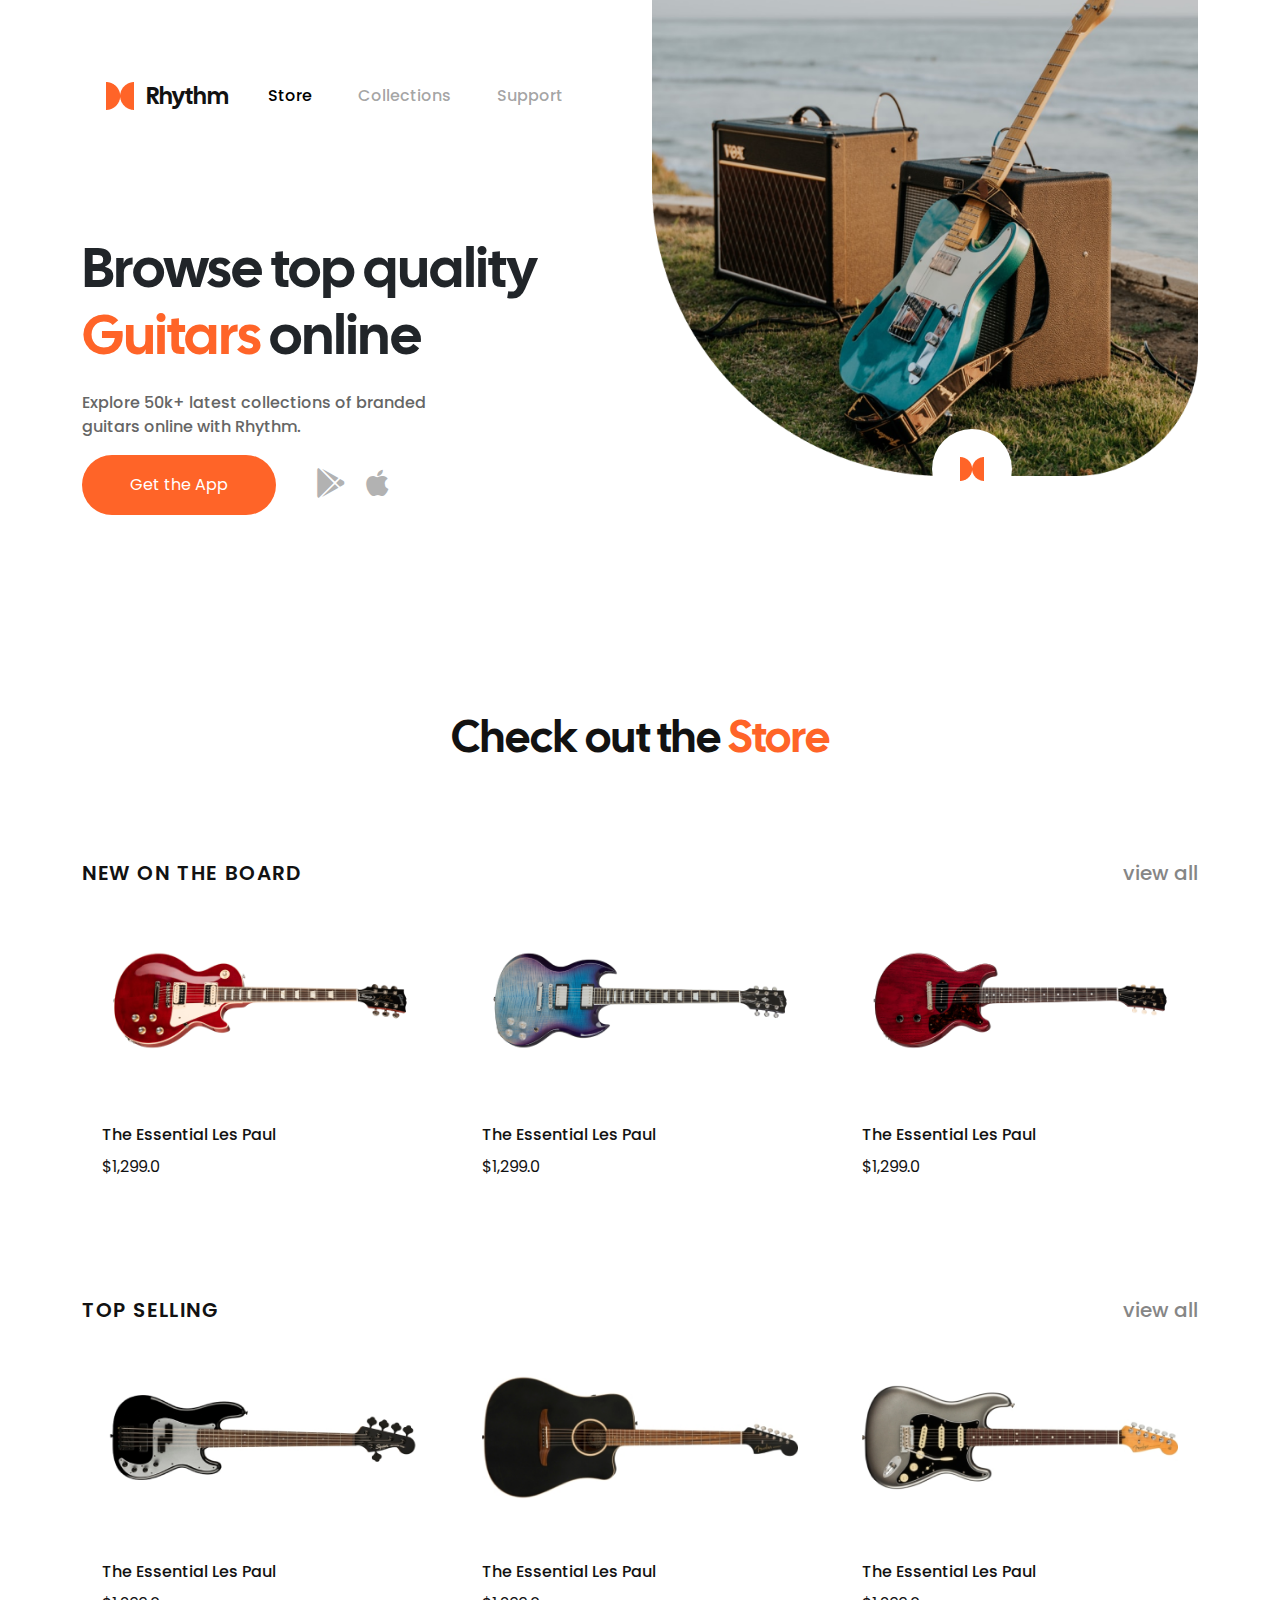
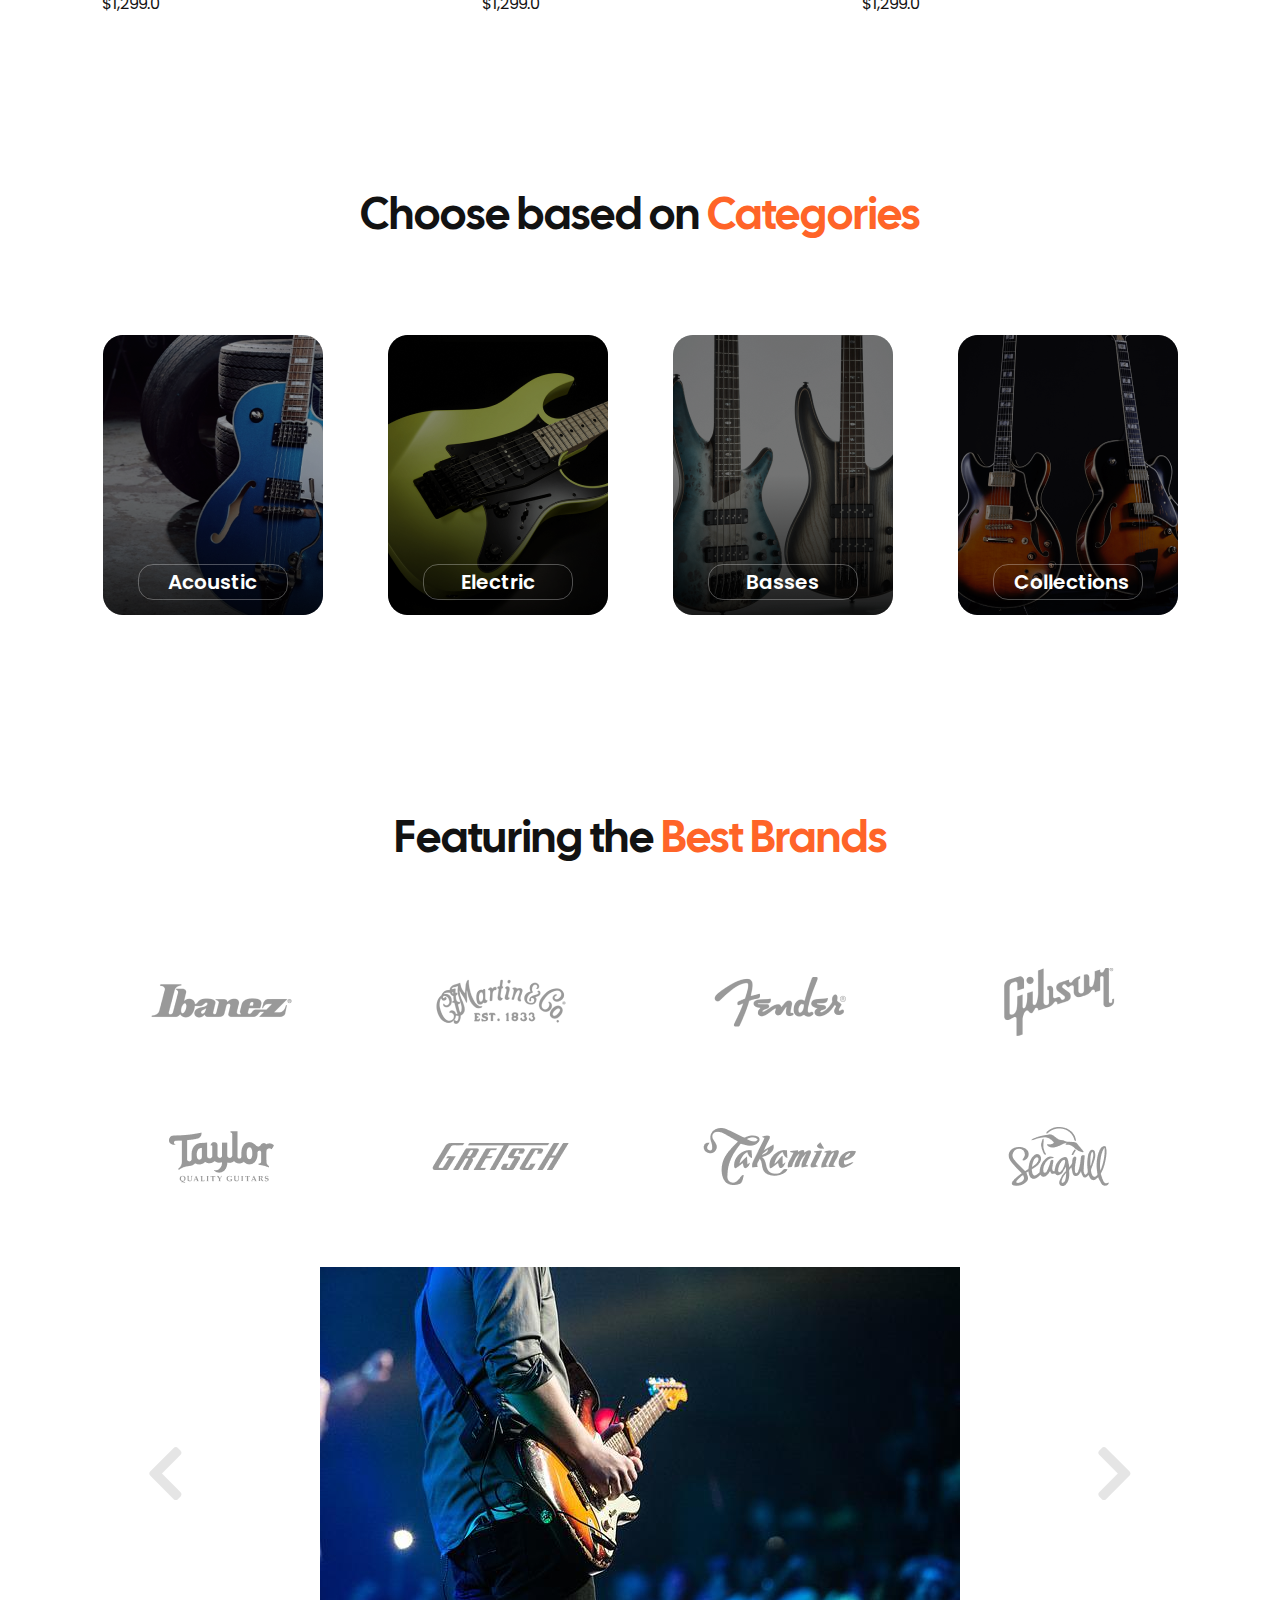
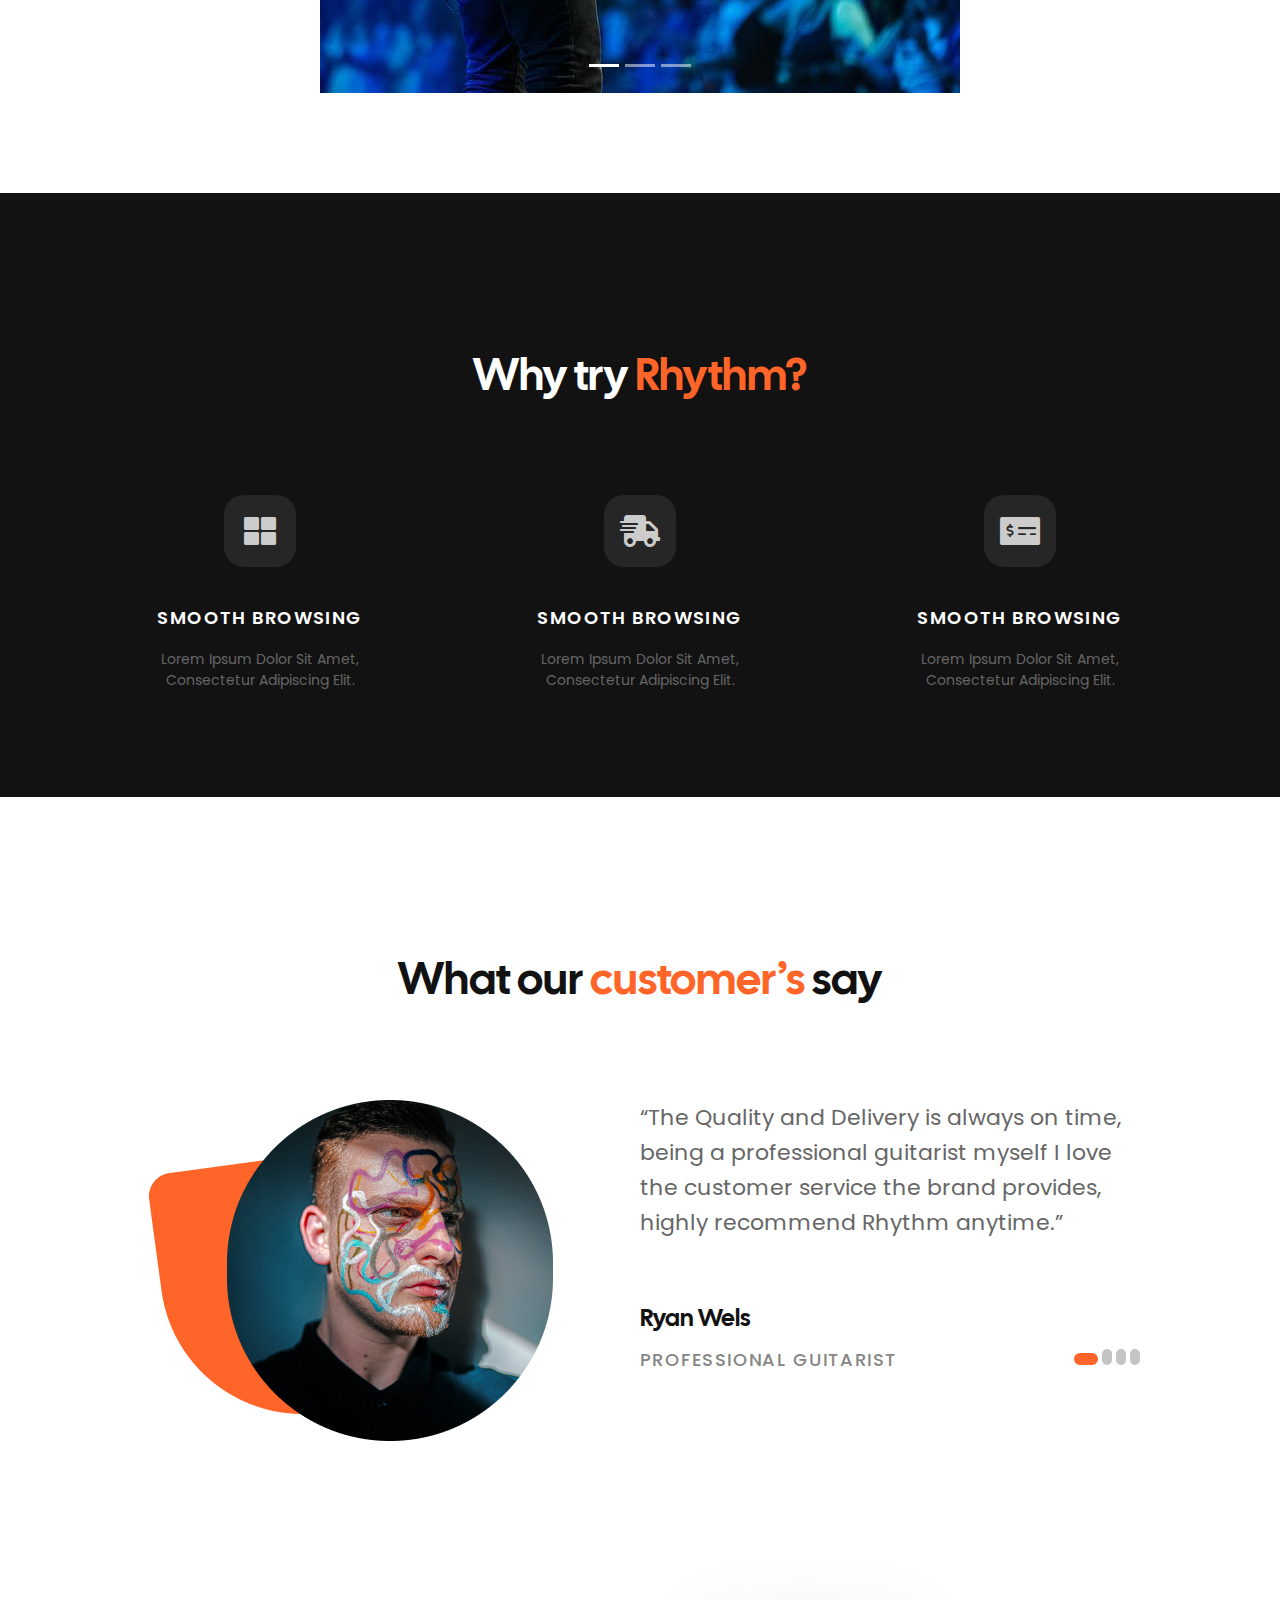
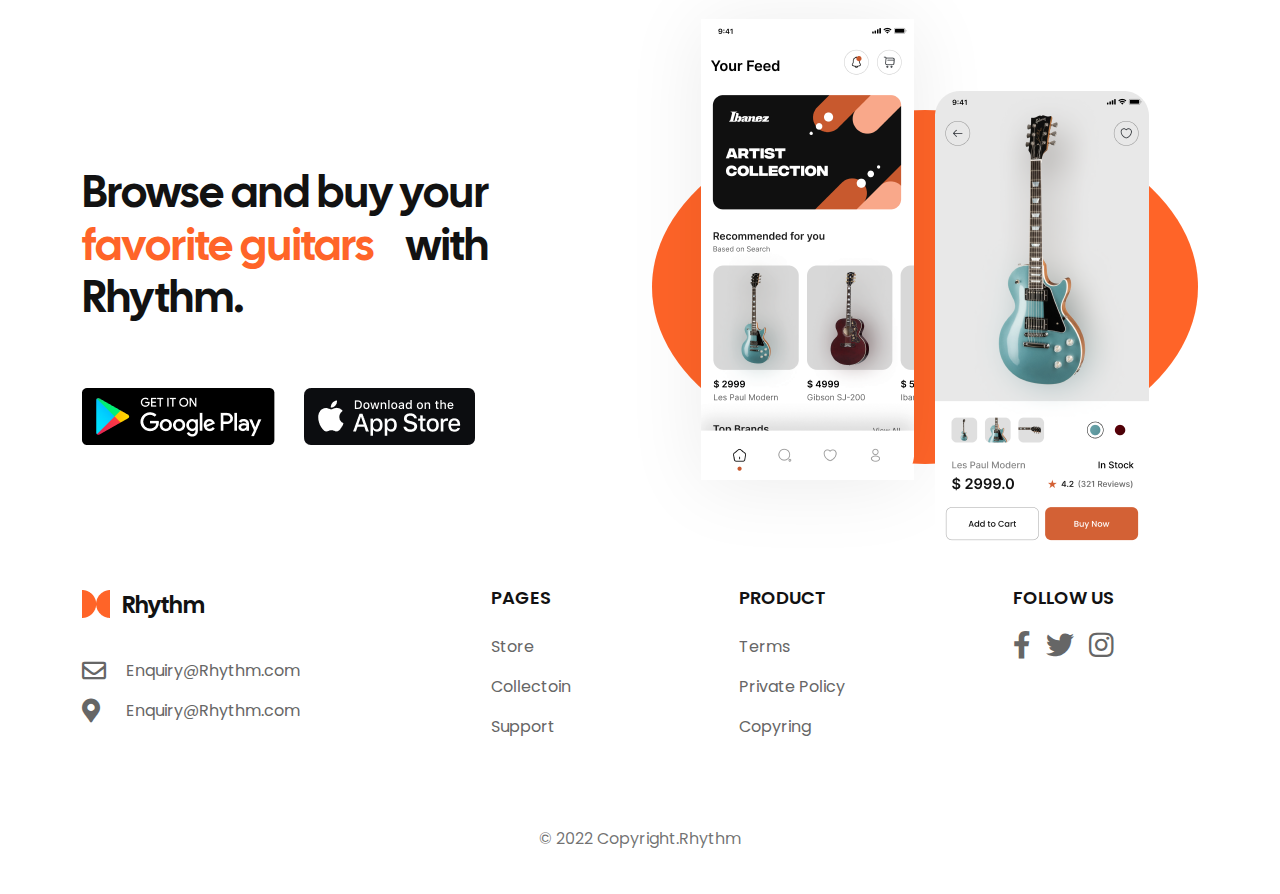
<file: index.html>
<!DOCTYPE html>
<html lang="en">
<head>
    <meta charset="UTF-8">
    <meta http-equiv="X-UA-Compatible" content="IE=edge">
    <meta name="viewport" content="width=device-width, initial-scale=1.0">
    <title> Rhythm </title>
    <link rel="stylesheet" href="https://fonts.googleapis.com/css2?family=Poppins:wght@400;500;600&display=swap" rel="stylesheet">
    <link rel="stylesheet" href="fonts/icofonts/style.css">
    <link rel="stylesheet" href="fonts/Poppins/stylesheet.css">
    <link rel="stylesheet" href="fonts/CalSans/stylesheet.css">
    <link rel="stylesheet" href="css/bootstrap.min.css">
    <link rel="stylesheet" href="css/style.css">
    <link rel="stylesheet" href="break_points/br_p-style.css">
    </head>
<body>
    <div class="wrapper-page"> 
        <div class="page">  
            <header>
                <div class="container">
                    <div class="row">
                        <div class="col-12 col-md-7 col-xl-6">
                            
                            <nav class="logo__navbar navbar navbar-expand-lg navbar-light">
                                <div class="container-fluid">
                                    <a class="logo navbar-brand" href="#">
                                        <span class="logo__img">
                                            <img src="imgs/Butterfly.png" alt="logo">
                                        </span>
                                        <span class="logo__name"> Rhythm </span>
                                    </a>
                                    <button class="navbar-toggler" type="button" data-bs-toggle="collapse" data-bs-target="#navbarNav" aria-controls="navbarNav" aria-expanded="false" aria-label="Toggle navigation">
                                        <span class="navbar-toggler-icon"></span>
                                      </button>
                                      <div class="nav__bar collapse navbar-collapse" id="navbarNav">
                                        <ul class="navbar-nav">
                                            <li class="nav-item">
                                              <a class="linkes__  active" aria-current="page" href="#">Store</a>
                                            </li>
                                            <li class="nav-item">
                                              <a class="linkes__ " href="#">Collections</a>
                                            </li>
                                            <li class="nav-item">
                                              <a class="linkes__ " href="#">Support</a>
                                            </li>
                                        </ul>  
                                      </div>
                                </div>
                            </nav>


                            <!-- <div class="logo__navbar"> 
                                <a class="logo" href="#">
                                    <span class="logo__img">
                                        <img src="imgs/Butterfly.png" alt="logo">
                                    </span>
                                    <span class="logo__name"> Rhythm </span>
                                </a>
                                <div class="navbar">
                                    <ul>
                                        <li><a href=""> Store </a></li>
                                        <li><a href=""> Collections </a></li>
                                        <li><a href=""> Support </a></li>
                                    </ul>
                                </div>
                            </div> -->
                        
                            <div class="header__content">
                                <h1> Browse top quality <span class="color__orang"> Guitars </span>  online </h1>
                                <p class="header__content__p"> Explore 50k+ latest collections of branded guitars online with Rhythm. </p>
                                <div class="link__header">
                                    <a  class="btn__story"href="story.php" target="_blank"> Get the App </a>
                                    <a class="icofonts__header" href="https://www.google.com/" target="_blank"> <i class="_icon-google-play-brands"></i> </a> 
                                    <a class="icofonts__header" href="https://www.google.com/" target="_blank"> <i class="_icon-apple-brands"></i></a>   
                                </div>
                            </div>
                        </div>
                        <div class="col-12 col-md-5 col-xl-6">
                            <div class="img__header__wrapper">
                                <div class="img__header">
                                    <img src="imgs/Gitara1.png" alt="img">
                                    <div class="img__batterfly">
                                        <img src="imgs/Butterfly24x24.png" alt="img">
                                    </div>
                                </div>
                            </div>
                            
                        </div>
                    </div>
                        
                </div>
            </header>
            <section id="Check-out-the-Store"> 
                <div class="container">
                    <div class="row">
                        <div class="col-12"> 
                            <h2>Check out the <span class="color__orang"> Store </span> </h2>
                        </div>
                        <div class="wrapper__new__board col-12">
                            <span class="new__board"> NEW ON THE BOARD </span> 
                            <span class="viev__all"> view all </span>   
                        </div>
                        <div class="col-12  col-md-12 col-lg-4 col-xl-4">
                            <a href="#" class="card__product">
                                <div class="img__item">
                                    <img src="imgs/unsplash1.png" alt="item">
                                </div>
                                <p class="name__item"> The Essential Les Paul </p>
                                <p class="price"> $1,299.0 </p>
                            </a>
                        </div>
                        <div class="col-12  col-md-12 col-lg-4 col-xl-4">
                            <a href="#" class="card__product">
                                <div class="img__item">
                                    <img src="imgs/unsplash2.png" alt="item">
                                </div>
                                <p class="name__item"> The Essential Les Paul </p>
                                <p class="price"> $1,299.0 </p>
                            </a>
                        </div>
                        <div class="col-12 col-md-12 col-lg-4 col-xl-4">
                            <a href="#" class="card__product">
                                <div class="img__item">
                                    <img src="imgs/unsplash3.png" alt="item">
                                </div>
                                <p class="name__item"> The Essential Les Paul </p>
                                <p class="price"> $1,299.0 </p>
                            </a>
                        </div>
                        <div class="wrapper__new__board seleting col-12">
                            <span class="new__board "> TOP SELLING </span> 
                            <span class="viev__all"> view all </span>   
                        </div>
                        <div class="col-12 col-md-12 col-lg-4 col-xl-4">
                            <a href="#" class="card__product">
                                <div class="img__item">
                                    <img src="imgs/unsplash4.png" alt="item">
                                </div>
                                <p class="name__item"> The Essential Les Paul </p>
                                <p class="price"> $1,299.0 </p>
                            </a>
                        </div>
                        <div class="col-12 col-md-12 col-lg-4 col-xl-4">
                            <a href="#" class="card__product">
                                <div class="img__item">
                                    <img src="imgs/unsplash5.png" alt="item">
                                </div>
                                <p class="name__item"> The Essential Les Paul </p>
                                <p class="price"> $1,299.0 </p>
                            </a>
                        </div>
                        <div class="col-12 col-md-12 col-lg-4 col-xl-4">
                            <a href="#" class="card__product">
                                <div class="img__item">
                                    <img src="imgs/unsplash6.png" alt="item">
                                </div>
                                <p class="name__item"> The Essential Les Paul </p>
                                <p class="price"> $1,299.0 </p>
                            </a>
                        </div>
                    </div>
                </div>
            </section>
            <section id="Choose-based-on-Categories">
                <div class="container">
                    <div class="row">
                        <div class="col-12"> 
                            <h2> Choose based on <span class="color__orang"> Categories </span> </h2>
                        </div>
                        
                        <div class="col-12  col-md-6 col-lg-3">
                            <div class="img__categories"> 
                                <img src="imgs/Rectangle1.png" alt="img">
                                <p class="type__product"> <a href="script.php" target="_blank"> Acoustic </a>  </p>
                            </div>
                        </div>

                        <div class="col-12  col-md-6 col-lg-3">
                            <div class="img__categories"> 
                                <img src="imgs/Rectangle2.png" alt="img">
                                <p class="type__product"> <a href="script.php" target="_blank"> Electric </a>  </p>
                            
                            </div>
                        </div>

                        <div class="col-12  col-md-6 col-lg-3">
                            <div class="img__categories"> 
                                <img src="imgs/Rectangle3.png" alt="img">
                                <p class="type__product"> <a href="script.php" target="_blank"> Basses </a>  </p>
                                
                            </div>
                        </div>

                        <div class="col-12  col-md-6 col-lg-3">
                            <div class="img__categories"> 
                                <img src="imgs/Rectangle4.png" alt="img">
                                <p class="type__product"> <a href="script.php" target="_blank"> Collections </a>  </p>
                                
                            </div>
                        </div>

                    </div>

                </div>
            </section>
            <section id="Featuring-the-Best-Brands">
                <div class="container">
                    <div class="row">
                        <div class="col-12"> 
                            <h2> Featuring the 
                                <span class="color__orang"> Best Brands</span>
                            </h2>
                        </div>
                    <div class="wrapper__img__best-brands row"> 
                        <div class="img__best-brands col-6 col-md-4 col-xl-3">
                            <img src="imgs/image3.png" alt="img">
                        </div>
                        <div class="img__best-brands col-6 col-md-4 col-xl-3">
                            <img src="imgs/image6.png" alt="img">
                        </div>
                        <div class="img__best-brands col-6 col-md-4 col-xl-3">
                            <img src="imgs/image4.png" alt="img">
                        </div>
                        <div class="img__best-brands col-6 col-md-4 col-xl-3">
                            <img src="imgs/image8.png" alt="img">
                        </div>
                        <div class="img__best-brands col-6 col-md-4 col-xl-3">
                            <img src="imgs/Frame0-3.png" alt="img">
                        </div>
                        <div class="img__best-brands col-6 col-md-4 col-xl-3">
                            <img src="imgs/Frame1.png" alt="img">
                        </div>
                        <div class="img__best-brands col-6 col-md-4 col-xl-3">
                            <img src="imgs/Frame2.png" alt="img">
                        </div>
                        <div class="img__best-brands col-6 col-md-4 col-xl-3">
                            <img src="imgs/Frame3.png" alt="img">
                        </div>
                    </div>
                    </div>
                </div>
            </section>
            <section id="slides">
               <div class="container"> 
                   <div class="row">
                       <div class="col-12">

                        <div id="carouselExampleIndicators" class="carousel slide" data-bs-ride="carousel">
                            <div class="carousel-indicators">
                              <button type="button" data-bs-target="#carouselExampleIndicators" data-bs-slide-to="0" class="active" aria-current="true" aria-label="Slide 1"></button>
                              <button type="button" data-bs-target="#carouselExampleIndicators" data-bs-slide-to="1" aria-label="Slide 2"></button>
                              <button type="button" data-bs-target="#carouselExampleIndicators" data-bs-slide-to="2" aria-label="Slide 3"></button>
                            </div>
                            <div class="carousel-inner">
                              <div class="carousel-item active">
                                  <div class="wrapper__img__slide"> 
                                    <img src="imgs/audience1.jpg" class="d-block w-70" alt="...">
                                  </div>
                                
                              </div>
                              <div class="carousel-item">
                                <div class="wrapper__img__slide"> 
                                <img src="imgs/guitars-g1e3.jpg" class="d-block w-70" alt="...">
                                </div>
                              </div>
                              <div class="carousel-item">
                                <div class="wrapper__img__slide"> 
                                <img src="imgs/guitar-g296.jpg" class="d-block w-70" alt="...">
                                </div>
                              </div>
                            </div>
                            <button class="carousel-control-prev" type="button" data-bs-target="#carouselExampleIndicators" data-bs-slide="prev">
                              <span class="carousel-control-prev-icon__" aria-hidden="true"> <i class="_icon-chevron-left-solid"></i></span>
                              <span class="visually-hidden">Previous</span>
                            </button>
                            <button class="carousel-control-next" type="button" data-bs-target="#carouselExampleIndicators" data-bs-slide="next">
                              <span class="carousel-control-next-icon__" aria-hidden="true"> <i class="_icon-chevron-right-solid"></i></span>
                              <span class="visually-hidden">Next</span>
                            </button>
                          </div>                        

                       </div>
                   </div>
               </div>
              
            </section>
            <section id="why-try-Rhythm">
                <div class="wrapper__rhythm">
                    <div class="container"> 
                        <div class="row">
                            <div class="col-12">
                                <h2> <span class="color__witht"> Why try </span> <span class="color__orang"> Rhythm?</span> </h2>
                            </div>
                        </div>
                    </div>
                    <div class="container">
                        <div class="row"> 
                            <div class="rhythm__ col-12 col-md-4"> 
                                <div class="icon__rhythm"> <i class="_icon-th-large-solid"> </i> </div>
                                <h4>Smooth Browsing</h4>
                                <p class="text__rhythm"> Lorem ipsum dolor sit amet, consectetur adipiscing elit. </p>
                            </div>
                            <div class="rhythm__ col-12 col-md-4"> 
                                <div class="icon__rhythm"> <i class="_icon-shipping-fast-solid"> </i> </div>
                                <h4>Smooth Browsing</h4>
                                <p class="text__rhythm"> Lorem ipsum dolor sit amet, consectetur adipiscing elit. </p>
                            </div>
                            <div class="rhythm__ col-12 col-md-4"> 
                                <div class="icon__rhythm"> <i class="_icon-money-check-alt-solid"> </i> </div>
                                <h4>Smooth Browsing</h4>
                                <p class="text__rhythm"> Lorem ipsum dolor sit amet, consectetur adipiscing elit. </p>
                            </div>
                        </div>
                    </div>

                </div>
            </section>
            <section id="What-our-customer's-say">
                <div class="container">
                    <div class="row"> 
                        <div class="col-12">
                            <h2> What our <span class="color__orang"> customer’s </span>  say </h2>
                        </div>
                        <div class="row">
                            <div class="img__customers col-12 col-md-6">
                                <img src="imgs/Group1.png" alt="">
                            </div>
                            <div class="text__customers col-12 col-md-6">
                                <p class="text__customers__content"> “The Quality and Delivery is always on time, being a professional guitarist myself I love the customer service the brand provides, highly recommend Rhythm anytime.” </p>
                                <p class="logo__name Ryan"> Ryan Wels </p>
                                <div class="skils__wrapper"> 
                                    <span class="skils"> PROFESSIONAL GUITARIST </span>
                                    <div> 
                                        <span class="skils__progres__first"> </span>
                                    
                                        <span class="skils__progres__next"> </span>
                                        <span class="skils__progres__next"> </span>
                                        <span class="skils__progres__next"> </span>
                                    </div>
                                </div>
                            </div>
                        </div>
                    </div>
                </div>
            </section>
            <section id="favorite-guitars">
                
                <div class="container">
                    <div class="favorite-guitars__wrapper"> 
                        <div class="row"> 
                            <div class="favorit__wrapper col-12 col-md-6" > 
                                <h2> Browse and buy your <span class="color__orang">favorite guitars</span> with Rhythm. </h2>
                                <div class="storys"> 
                                    <span>
                                        <img src="imgs/store.png" alt="img">
                                    </span>
                                    <span>
                                        <img src="imgs/appstore.png" alt="img">
                                    </span>
                                </div>
                            </div>
                            <div class="col-12 col-md-6"> 
                                <div class="elips__bg">
                                    <a href="#" class="elips__img1"> 
                                        <img   src="imgs/guitar s3.png" alt="">
                                    </a>
                                    <a href="#" class="elips__img2">  
                                        <img  src="imgs/guitar s1.png" alt="">
                                    </a>
                                </div>
                            </div>
                        </div>
                    </div>
                </div>
            </section>
        </div>
        <footer id="footer">
            <div class="container">
                <!-- <div class="footer__wrapper">   -->
                    <div class="row">
                    <!-- <div class="footer__wrapper">  -->
                    
                        <div class="col-12  col-md-3" >
                            <div class="logo__navbar footer__nav"> 
                                <a class="logo" href="#">
                                    <span class="logo__img">
                                        <img src="imgs/Butterfly.png" alt="logo">
                                    </span>
                                    <span class="logo__name "> Rhythm </span>
                                </a>
                            </div> 
                           
                            <div class="contakt"> 
                                <a href="mailto:Enquiry@Rhythm.com" class="mail">  
                                    <i class="_icon-envelope-regular"></i>
                                    <span class="contact__email">  Enquiry@Rhythm.com</span>  
                                </a>
                                <a href="#" class="mail">  
                                    <i class="_icon-map-marker-alt-solid"></i>
                                    <span class="contact__email">  Enquiry@Rhythm.com</span> 
                                </a>
                            </div>
                            
                        </div>
                        
                        <div class="col-12 col-md-9"> 
                            <div class="footer__block2">
                                <div class="footer__title">
                                    <p class="pages">PAGES</p>
                                    <ul>
                                        <li>
                                            <a href="#">Store</a>
                                        </li>
                                        <li> 
                                            <a href="#">Collectoin</a>
                                        </li>
                                        <li>
                                            <a href="#">Support</a>
                                        </li>
                                    </ul>
                                </div>
                                <div class="footer__title">
                                    <p class="pages">PRODUCT</p>
                                    <ul>
                                        <li>
                                            <a href="#">Terms</a>
                                        </li>
                                        <li> 
                                            <a href="#">Private Policy</a>
                                        </li>
                                        <li>
                                            <a href="#">Copyring</a>
                                        </li>
                                    </ul>
                                </div>
                                <div class="footer__title"> 
                                    <p class="pages">FOLLOW US</p>
                                    <span class="footer__icon">
                                        <a href="https://www.facebook.com/">
                                            <i class="_icon-facebook-f-brands"></i>
                                        </a> 
                                        <a href="https://twitter.com/">
                                            <i class="_icon-twitter-brands"></i>
                                        </a>
                                        <a href="https://www.instagram.com/">
                                            <i class="_icon-instagram-brands"></i>
                                        </a>
                                    </span>
                                </div>
                            </div>
                        </div>
                        <div class="footer__copiring col-12"> 
                            © 2022 Copyright.Rhythm
                        </div>
                    <!-- </div> -->
                </div>
            </div>
        </footer>
    
        
    </div> 
    <script src="js/bootstrap.min.js"></script>
    <script src="js/script.js"></script>
    <!-- <script>
        var myCarousel = document.querySelector('#myCarousel')
        var carousel = new bootstrap.Carousel(myCarousel)
    </script> -->
</body>
</html>
</file>
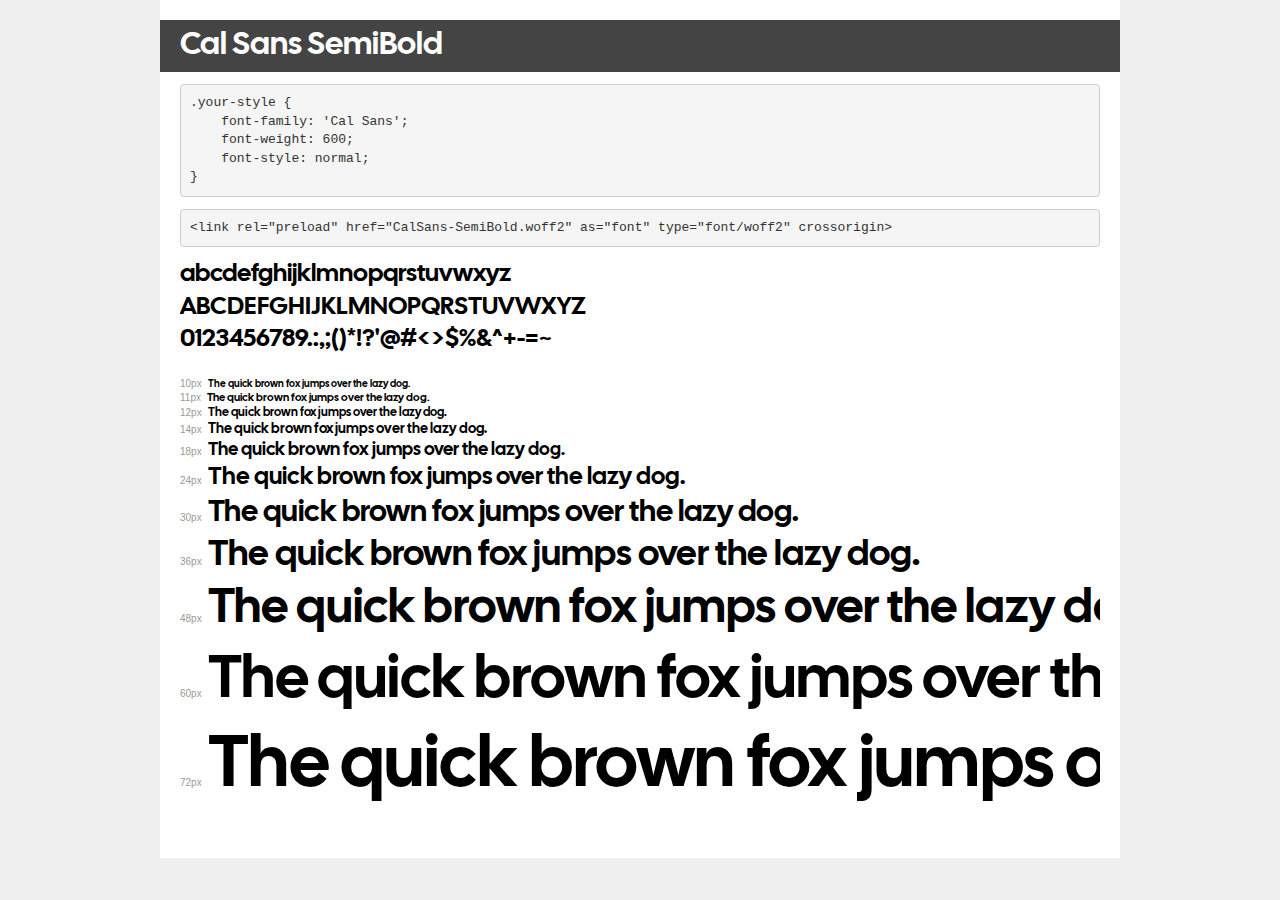
<file: fonts/CalSans/demo.html>
<!DOCTYPE html>
<html lang="en">
<head>
    <meta charset="utf-8">
    <meta http-equiv="X-UA-Compatible" content="IE=edge">
    <meta name="viewport" content="width=device-width, initial-scale=1">
    <meta name="robots" content="noindex, noarchive">
    <meta name="format-detection" content="telephone=no">
    <title>Transfonter demo</title>
    <link href="stylesheet.css" rel="stylesheet">
    <style>
        /*
        http://meyerweb.com/eric/tools/css/reset/
        v2.0 | 20110126
        License: none (public domain)
        */
        html, body, div, span, applet, object, iframe,
        h1, h2, h3, h4, h5, h6, p, blockquote, pre,
        a, abbr, acronym, address, big, cite, code,
        del, dfn, em, img, ins, kbd, q, s, samp,
        small, strike, strong, sub, sup, tt, var,
        b, u, i, center,
        dl, dt, dd, ol, ul, li,
        fieldset, form, label, legend,
        table, caption, tbody, tfoot, thead, tr, th, td,
        article, aside, canvas, details, embed,
        figure, figcaption, footer, header, hgroup,
        menu, nav, output, ruby, section, summary,
        time, mark, audio, video {
            margin: 0;
            padding: 0;
            border: 0;
            font-size: 100%;
            font: inherit;
            vertical-align: baseline;
        }
        /* HTML5 display-role reset for older browsers */
        article, aside, details, figcaption, figure,
        footer, header, hgroup, menu, nav, section {
            display: block;
        }
        body {
            line-height: 1;
        }
        ol, ul {
            list-style: none;
        }
        blockquote, q {
            quotes: none;
        }
        blockquote:before, blockquote:after,
        q:before, q:after {
            content: '';
            content: none;
        }
        table {
            border-collapse: collapse;
            border-spacing: 0;
        }
        /* demo styles */
        body {
            background: #f0f0f0;
            color: #000;
        }
        .page {
            background: #fff;
            width: 920px;
            margin: 0 auto;
            padding: 20px 20px 0 20px;
            overflow: hidden;
        }
        .font-container {
            overflow-x: auto;
            overflow-y: hidden;
            margin-bottom: 40px;
            line-height: 1.3;
            white-space: nowrap;
            padding-bottom: 5px;
        }
        h1 {
            position: relative;
            background: #444;
            font-size: 32px;
            color: #fff;
            padding: 10px 20px;
            margin: 0 -20px 12px -20px;
        }
        .letters {
            font-size: 25px;
            margin-bottom: 20px;
        }
        .s10:before {
            content: '10px';
        }
        .s11:before {
            content: '11px';
        }
        .s12:before {
            content: '12px';
        }
        .s14:before {
            content: '14px';
        }
        .s18:before {
            content: '18px';
        }
        .s24:before {
            content: '24px';
        }
        .s30:before {
            content: '30px';
        }
        .s36:before {
            content: '36px';
        }
        .s48:before {
            content: '48px';
        }
        .s60:before {
            content: '60px';
        }
        .s72:before {
            content: '72px';
        }
        .s10:before, .s11:before, .s12:before, .s14:before,
        .s18:before, .s24:before, .s30:before, .s36:before,
        .s48:before, .s60:before, .s72:before {
            font-family: Arial, sans-serif;
            font-size: 10px;
            font-weight: normal;
            font-style: normal;
            color: #999;
            padding-right: 6px;
        }
        pre {
            display: block;
            padding: 9px;
            margin: 0 0 12px;
            font-family: Monaco, Menlo, Consolas, "Courier New", monospace;
            font-size: 13px;
            line-height: 1.428571429;
            color: #333;
            font-weight: normal;
            font-style: normal;
            background-color: #f5f5f5;
            border: 1px solid #ccc;
            overflow-x: auto;
            border-radius: 4px;
        }
        /* responsive */
        @media (max-width: 959px) {
            .page {
                width: auto;
                margin: 0;
            }
        }
    </style>
</head>
<body>
<div class="page">
    <div class="demo">
        <h1 style="font-family: 'Cal Sans'; font-weight: 600; font-style: normal;">Cal Sans SemiBold</h1>
        <pre title="Usage">.your-style {
    font-family: 'Cal Sans';
    font-weight: 600;
    font-style: normal;
}</pre>
        <pre title="Preload (optional)">
&lt;link rel=&quot;preload&quot; href=&quot;CalSans-SemiBold.woff2&quot; as=&quot;font&quot; type=&quot;font/woff2&quot; crossorigin&gt;</pre>
        <div class="font-container" style="font-family: 'Cal Sans'; font-weight: 600; font-style: normal;">
            <p class="letters">
                abcdefghijklmnopqrstuvwxyz<br>
ABCDEFGHIJKLMNOPQRSTUVWXYZ<br>
                0123456789.:,;()*!?'@#&lt;&gt;$%&^+-=~
            </p>
            <p class="s10" style="font-size: 10px;">The quick brown fox jumps over the lazy dog.</p>
            <p class="s11" style="font-size: 11px;">The quick brown fox jumps over the lazy dog.</p>
            <p class="s12" style="font-size: 12px;">The quick brown fox jumps over the lazy dog.</p>
            <p class="s14" style="font-size: 14px;">The quick brown fox jumps over the lazy dog.</p>
            <p class="s18" style="font-size: 18px;">The quick brown fox jumps over the lazy dog.</p>
            <p class="s24" style="font-size: 24px;">The quick brown fox jumps over the lazy dog.</p>
            <p class="s30" style="font-size: 30px;">The quick brown fox jumps over the lazy dog.</p>
            <p class="s36" style="font-size: 36px;">The quick brown fox jumps over the lazy dog.</p>
            <p class="s48" style="font-size: 48px;">The quick brown fox jumps over the lazy dog.</p>
            <p class="s60" style="font-size: 60px;">The quick brown fox jumps over the lazy dog.</p>
            <p class="s72" style="font-size: 72px;">The quick brown fox jumps over the lazy dog.</p>
        </div>
    </div>

</div>
</body>
</html>
</file>
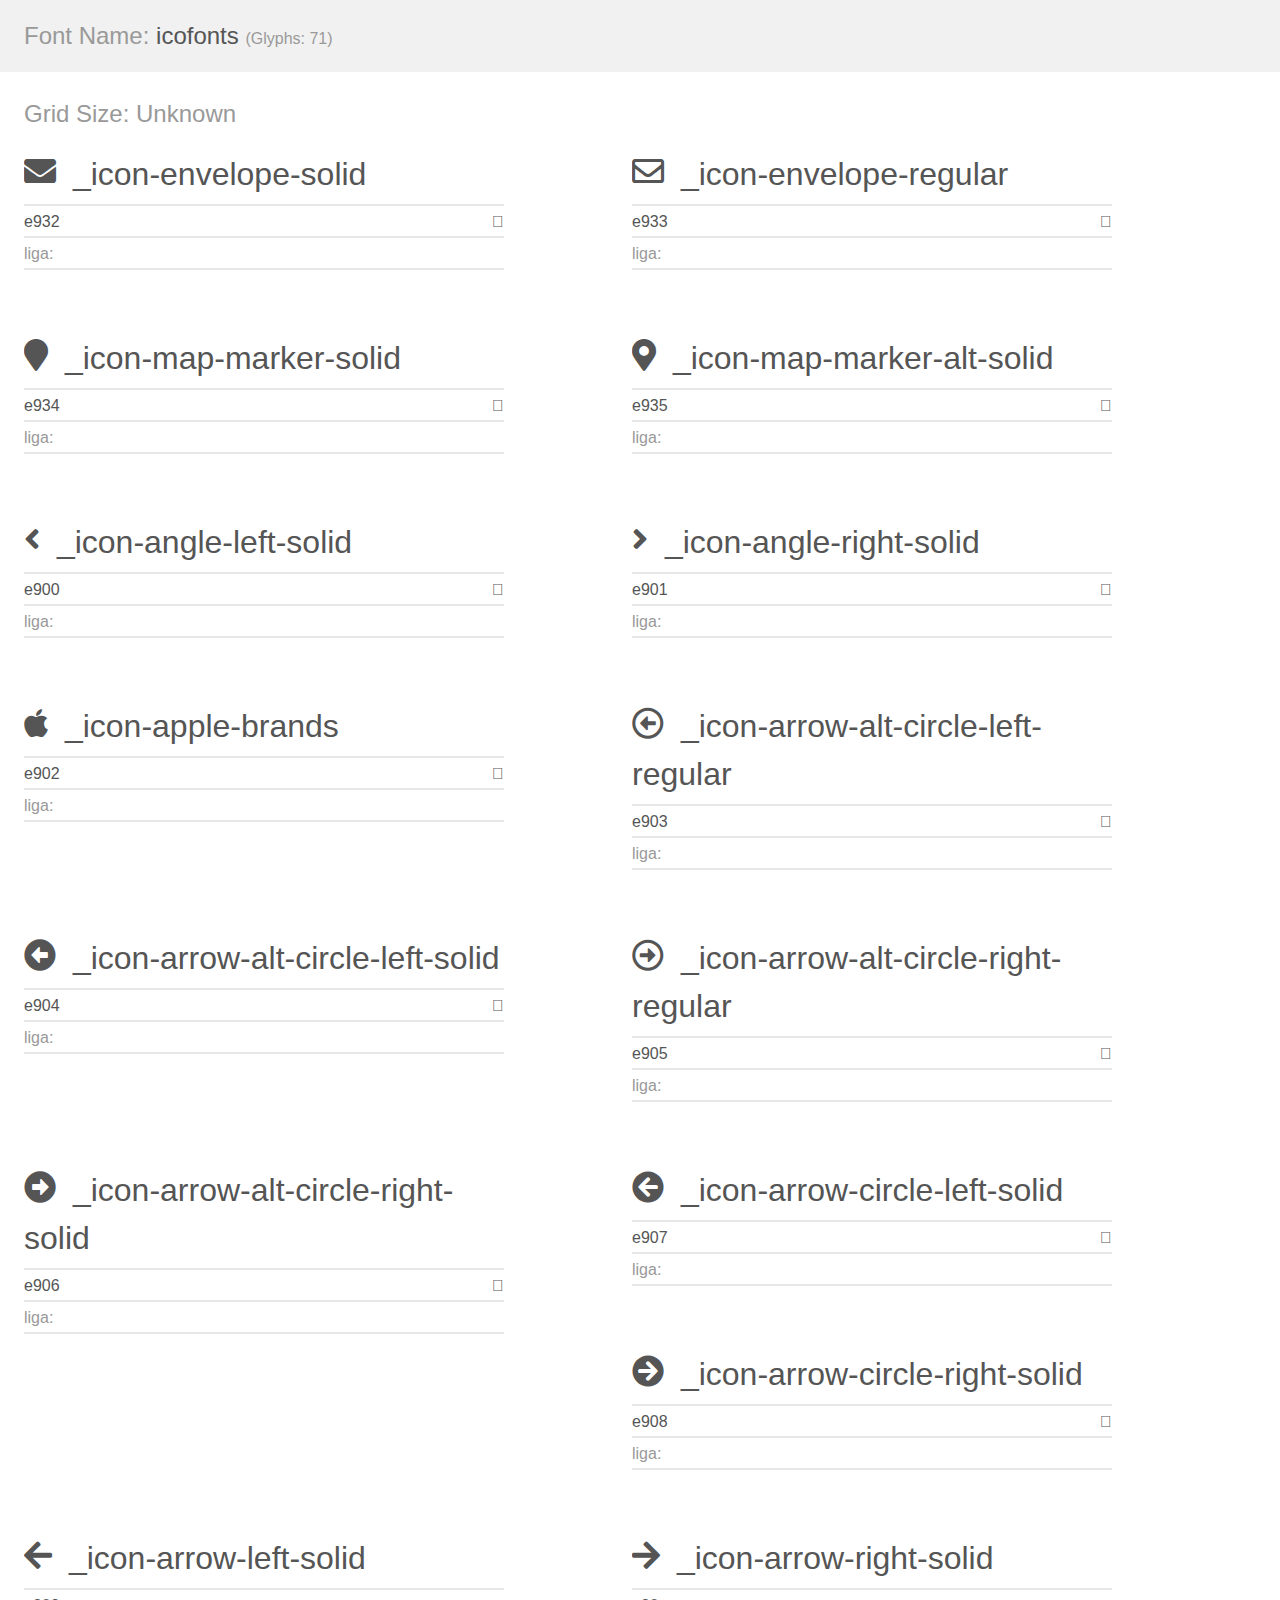
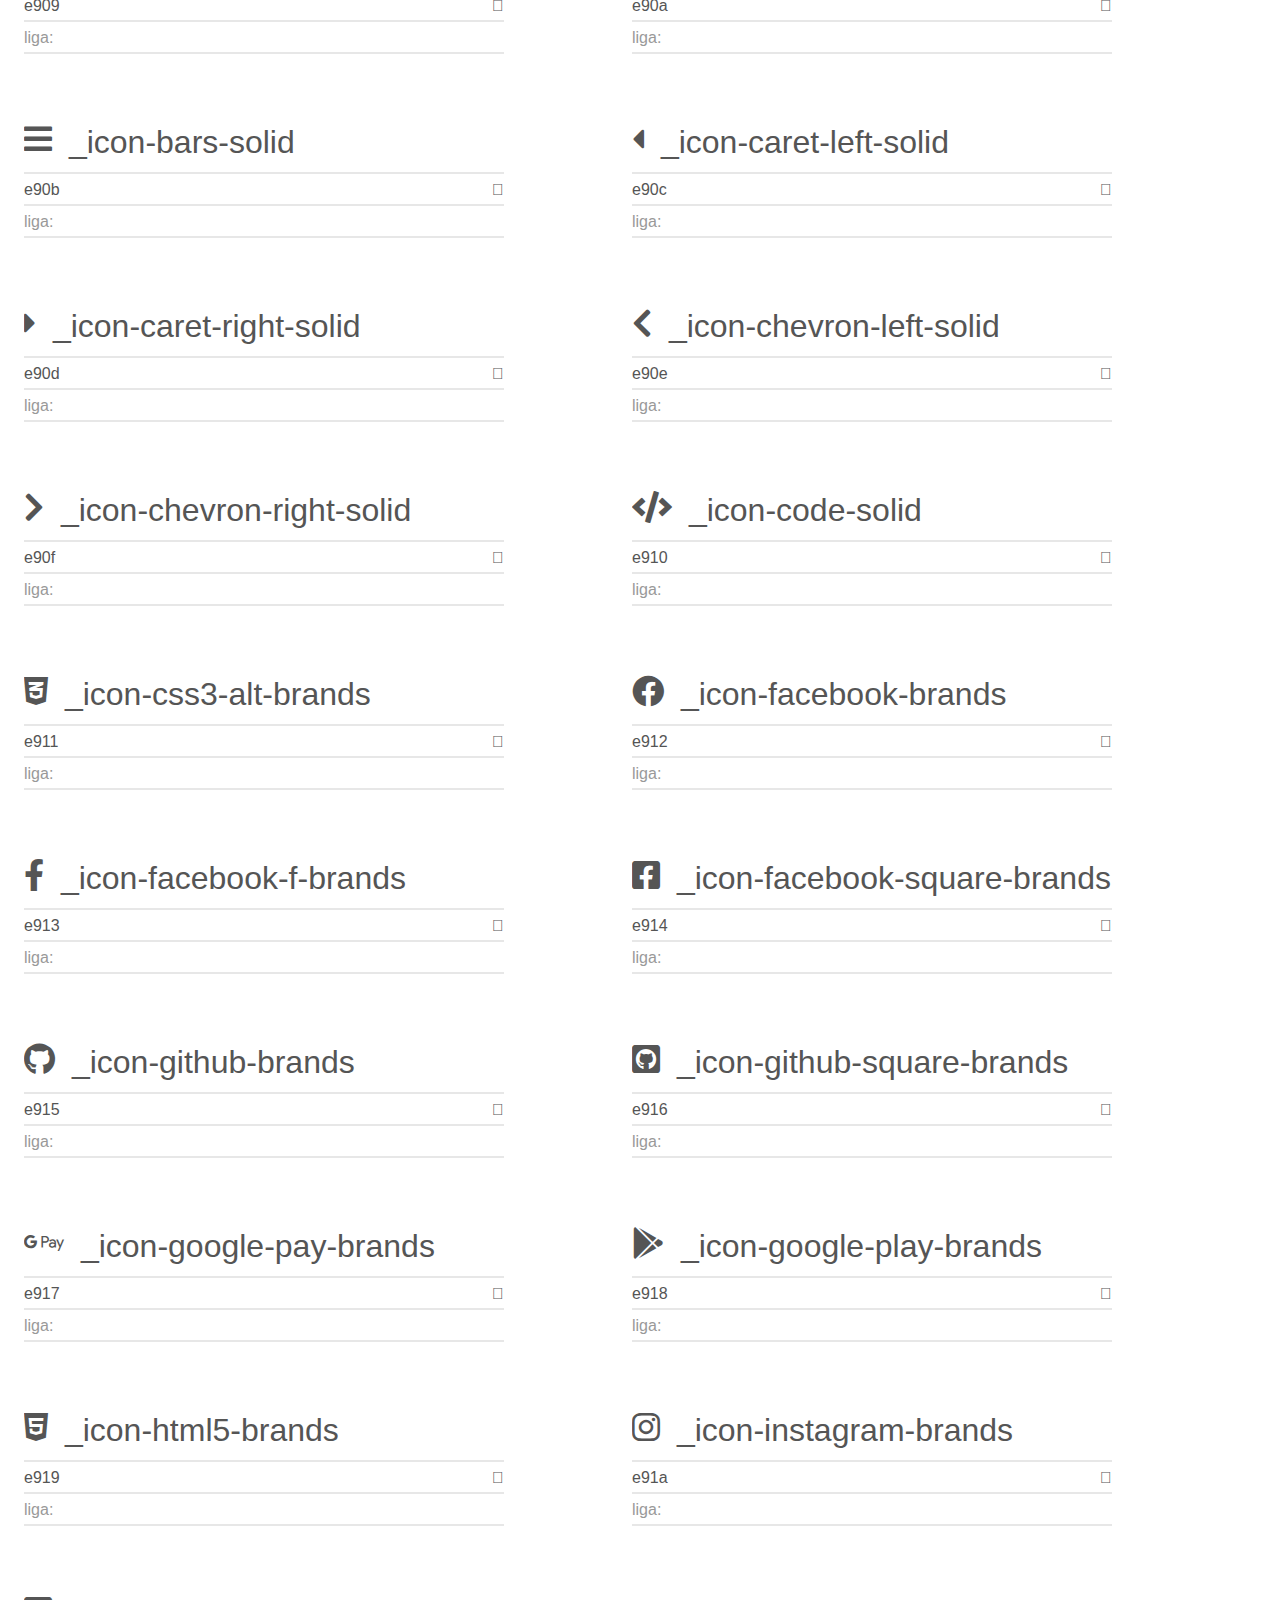
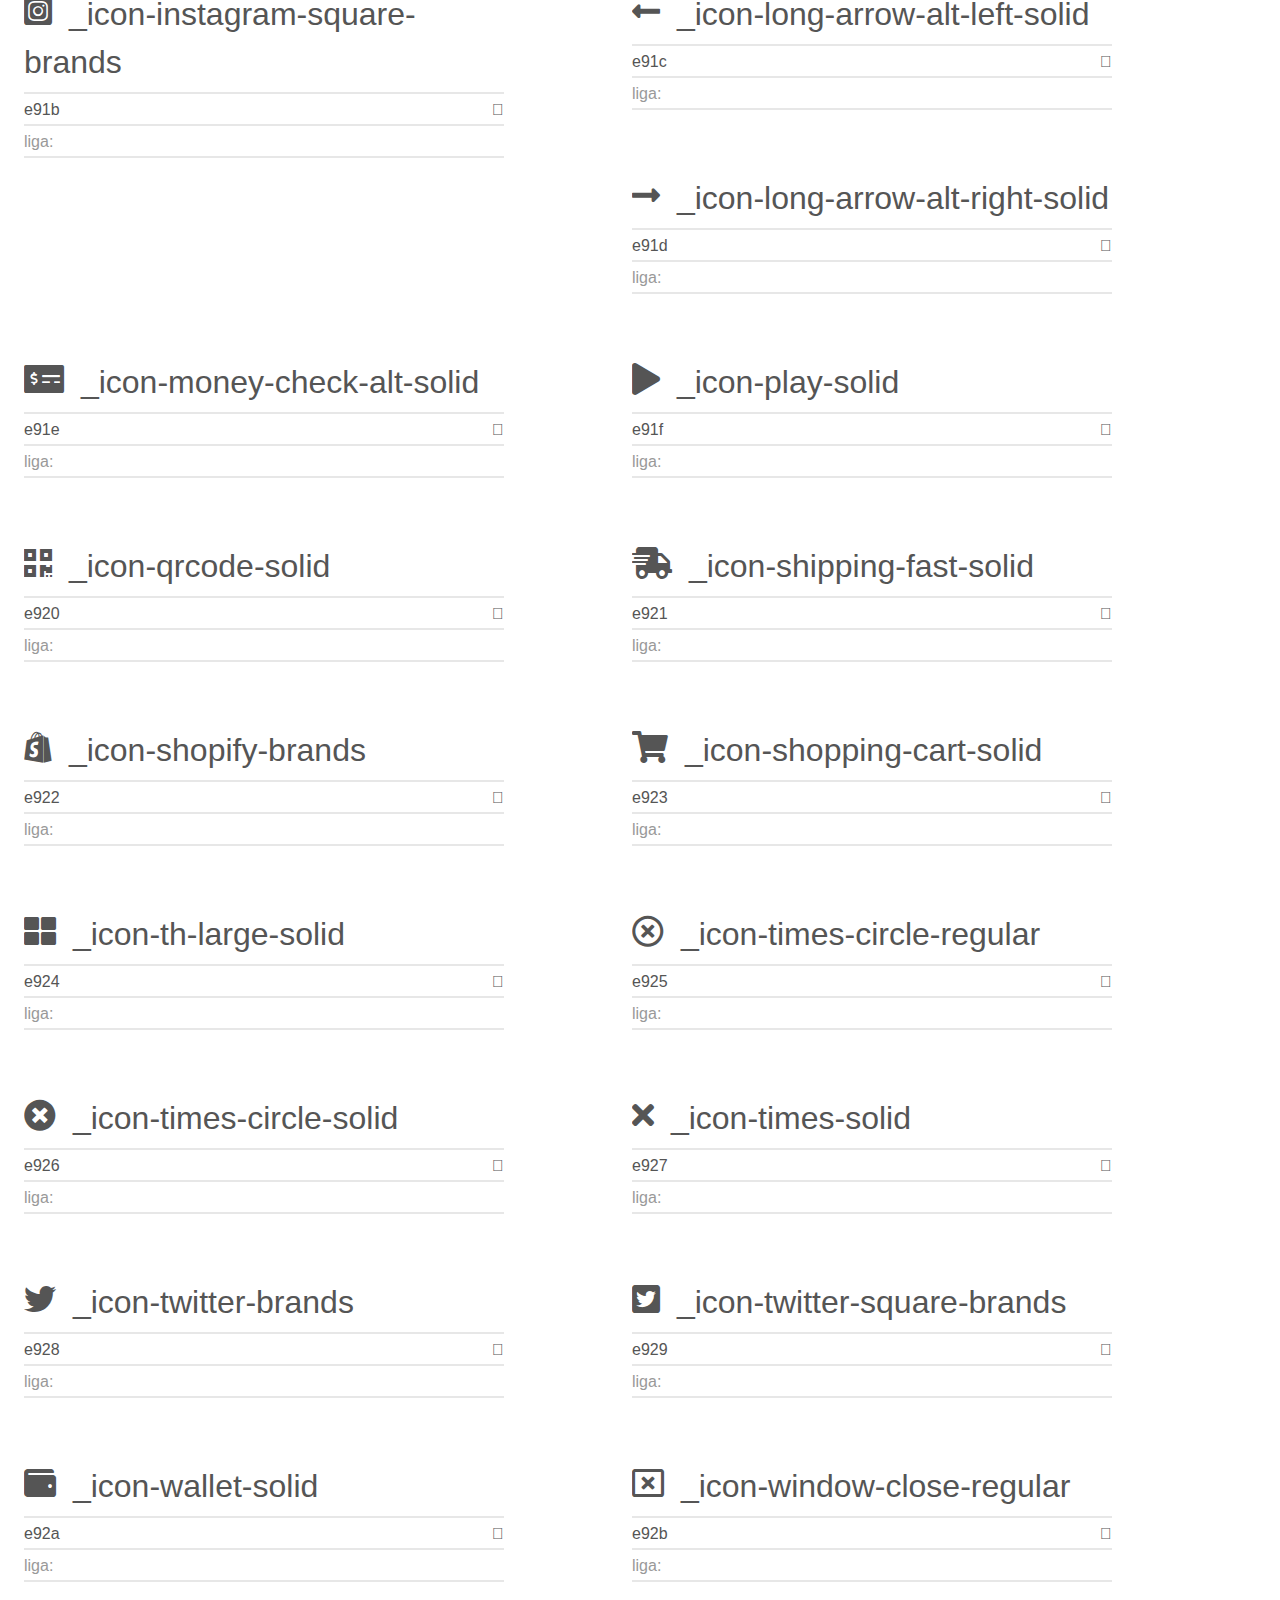
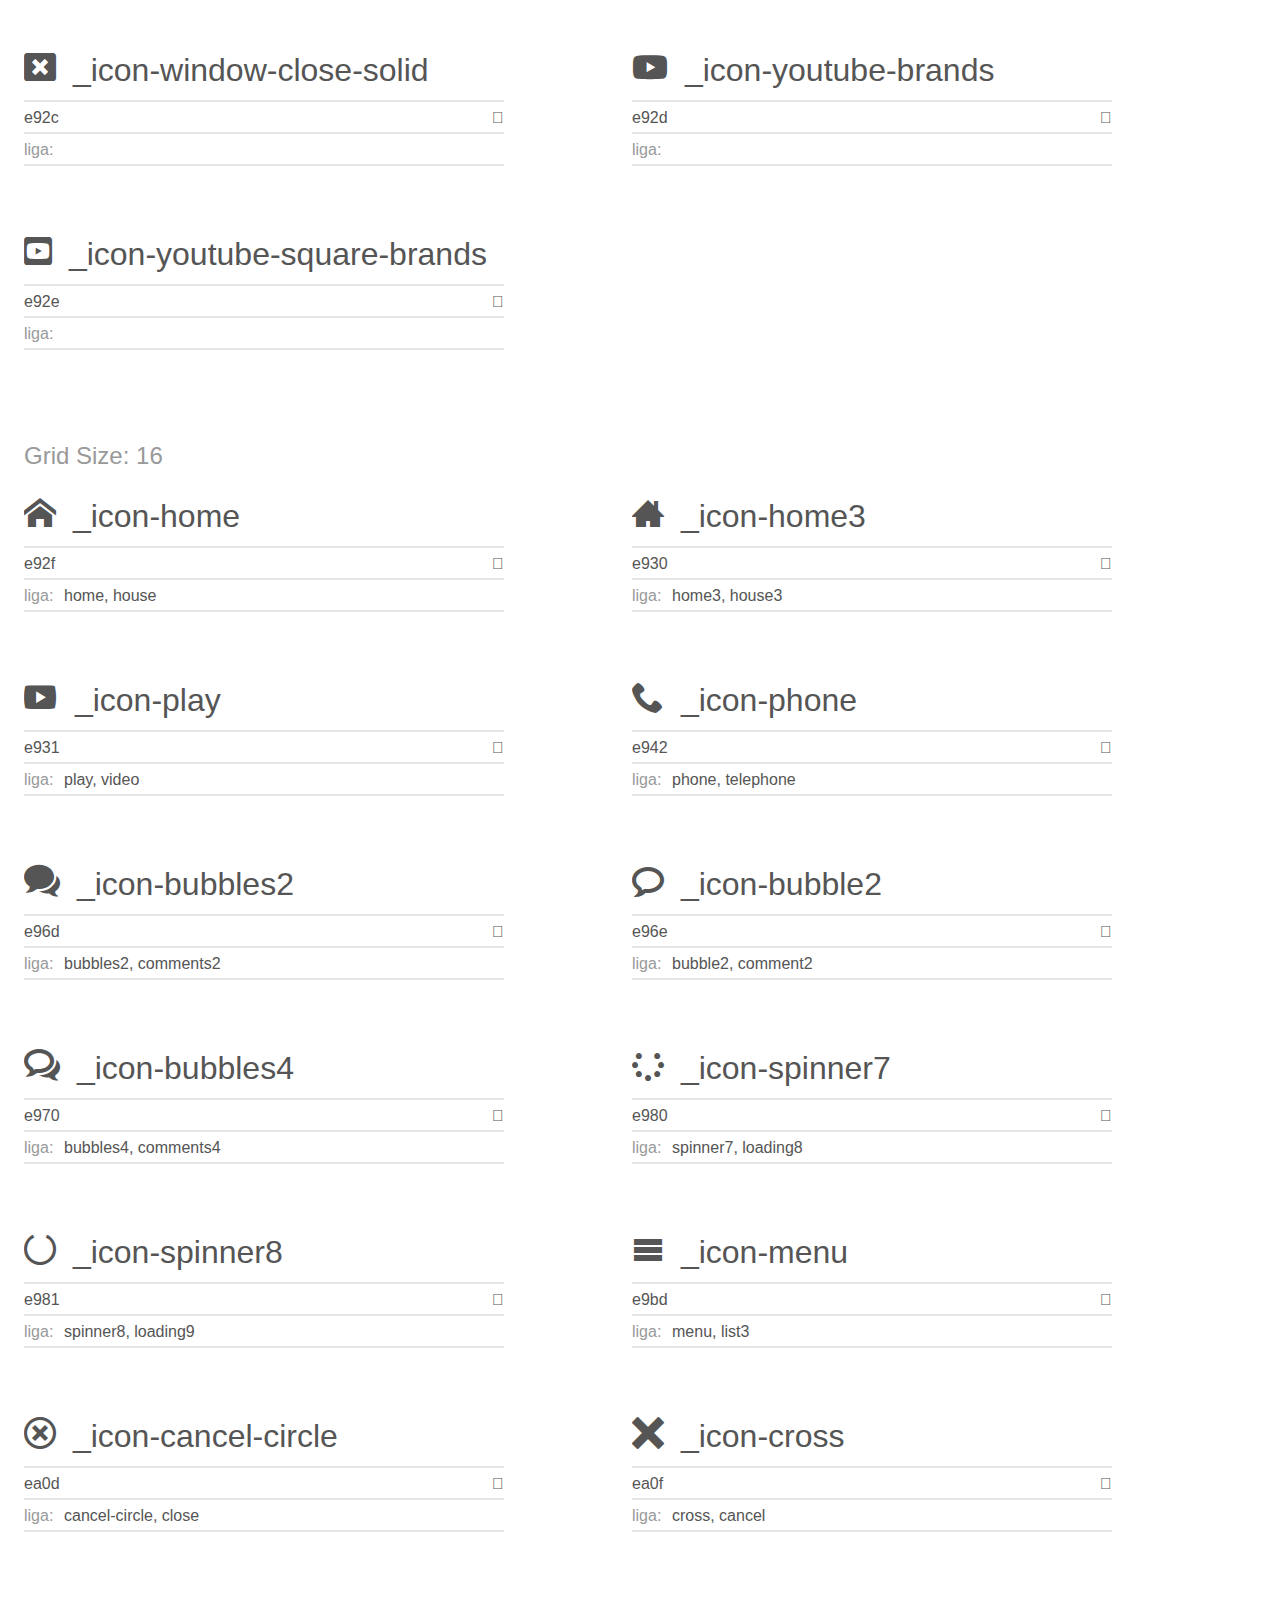
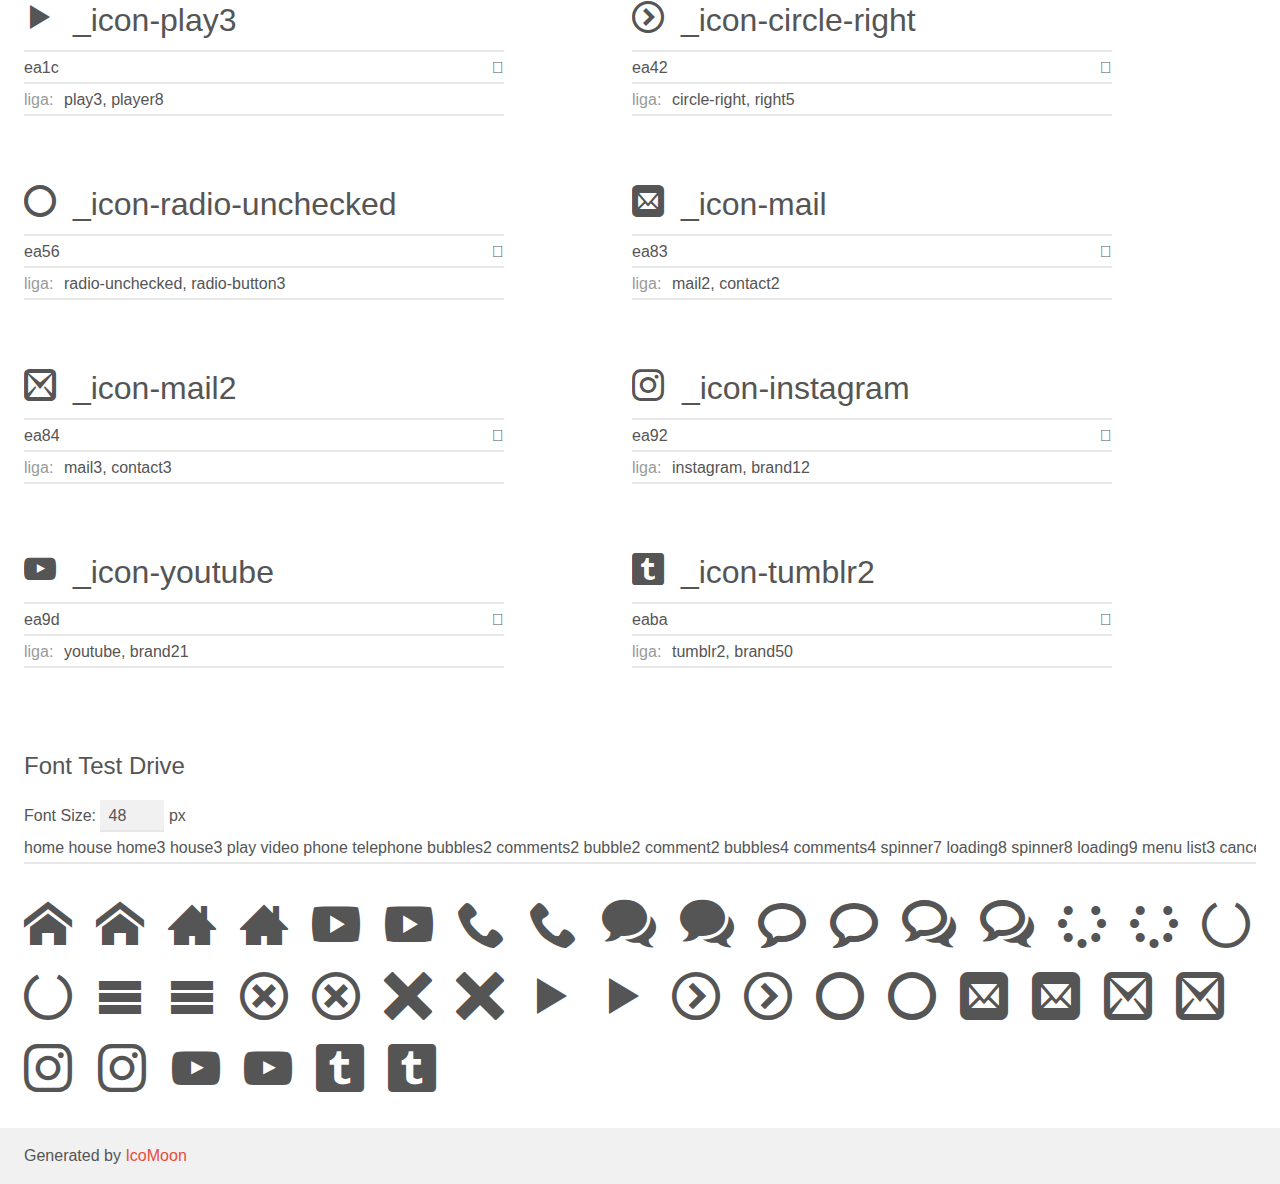
<file: fonts/icofonts/demo.html>
<!doctype html>
<html>
<head>
    <meta charset="utf-8">
    <title>IcoMoon Demo</title>
    <meta name="description" content="An Icon Font Generated By IcoMoon.io">
    <meta name="viewport" content="width=device-width, initial-scale=1">
    <link rel="stylesheet" href="demo-files/demo.css">
    <link rel="stylesheet" href="style.css"></head>
<body>
    <div class="bgc1 clearfix">
        <h1 class="mhmm mvm"><span class="fgc1">Font Name:</span> icofonts <small class="fgc1">(Glyphs:&nbsp;71)</small></h1>
    </div>
    <div class="clearfix mhl ptl">
        <h1 class="mvm mtn fgc1">Grid Size: Unknown</h1>
        <div class="glyph fs1">
            <div class="clearfix bshadow0 pbs">
                <span class="_icon-envelope-solid"></span>
                <span class="mls"> _icon-envelope-solid</span>
            </div>
            <fieldset class="fs0 size1of1 clearfix hidden-false">
                <input type="text" readonly value="e932" class="unit size1of2" />
                <input type="text" maxlength="1" readonly value="&#xe932;" class="unitRight size1of2 talign-right" />
            </fieldset>
            <div class="fs0 bshadow0 clearfix hidden-false">
                <span class="unit pvs fgc1">liga: </span>
                <input type="text" readonly value="" class="liga unitRight" />
            </div>
        </div>
        <div class="glyph fs1">
            <div class="clearfix bshadow0 pbs">
                <span class="_icon-envelope-regular"></span>
                <span class="mls"> _icon-envelope-regular</span>
            </div>
            <fieldset class="fs0 size1of1 clearfix hidden-false">
                <input type="text" readonly value="e933" class="unit size1of2" />
                <input type="text" maxlength="1" readonly value="&#xe933;" class="unitRight size1of2 talign-right" />
            </fieldset>
            <div class="fs0 bshadow0 clearfix hidden-false">
                <span class="unit pvs fgc1">liga: </span>
                <input type="text" readonly value="" class="liga unitRight" />
            </div>
        </div>
        <div class="glyph fs1">
            <div class="clearfix bshadow0 pbs">
                <span class="_icon-map-marker-solid"></span>
                <span class="mls"> _icon-map-marker-solid</span>
            </div>
            <fieldset class="fs0 size1of1 clearfix hidden-false">
                <input type="text" readonly value="e934" class="unit size1of2" />
                <input type="text" maxlength="1" readonly value="&#xe934;" class="unitRight size1of2 talign-right" />
            </fieldset>
            <div class="fs0 bshadow0 clearfix hidden-false">
                <span class="unit pvs fgc1">liga: </span>
                <input type="text" readonly value="" class="liga unitRight" />
            </div>
        </div>
        <div class="glyph fs1">
            <div class="clearfix bshadow0 pbs">
                <span class="_icon-map-marker-alt-solid"></span>
                <span class="mls"> _icon-map-marker-alt-solid</span>
            </div>
            <fieldset class="fs0 size1of1 clearfix hidden-false">
                <input type="text" readonly value="e935" class="unit size1of2" />
                <input type="text" maxlength="1" readonly value="&#xe935;" class="unitRight size1of2 talign-right" />
            </fieldset>
            <div class="fs0 bshadow0 clearfix hidden-false">
                <span class="unit pvs fgc1">liga: </span>
                <input type="text" readonly value="" class="liga unitRight" />
            </div>
        </div>
        <div class="glyph fs1">
            <div class="clearfix bshadow0 pbs">
                <span class="_icon-angle-left-solid"></span>
                <span class="mls"> _icon-angle-left-solid</span>
            </div>
            <fieldset class="fs0 size1of1 clearfix hidden-false">
                <input type="text" readonly value="e900" class="unit size1of2" />
                <input type="text" maxlength="1" readonly value="&#xe900;" class="unitRight size1of2 talign-right" />
            </fieldset>
            <div class="fs0 bshadow0 clearfix hidden-false">
                <span class="unit pvs fgc1">liga: </span>
                <input type="text" readonly value="" class="liga unitRight" />
            </div>
        </div>
        <div class="glyph fs1">
            <div class="clearfix bshadow0 pbs">
                <span class="_icon-angle-right-solid"></span>
                <span class="mls"> _icon-angle-right-solid</span>
            </div>
            <fieldset class="fs0 size1of1 clearfix hidden-false">
                <input type="text" readonly value="e901" class="unit size1of2" />
                <input type="text" maxlength="1" readonly value="&#xe901;" class="unitRight size1of2 talign-right" />
            </fieldset>
            <div class="fs0 bshadow0 clearfix hidden-false">
                <span class="unit pvs fgc1">liga: </span>
                <input type="text" readonly value="" class="liga unitRight" />
            </div>
        </div>
        <div class="glyph fs1">
            <div class="clearfix bshadow0 pbs">
                <span class="_icon-apple-brands"></span>
                <span class="mls"> _icon-apple-brands</span>
            </div>
            <fieldset class="fs0 size1of1 clearfix hidden-false">
                <input type="text" readonly value="e902" class="unit size1of2" />
                <input type="text" maxlength="1" readonly value="&#xe902;" class="unitRight size1of2 talign-right" />
            </fieldset>
            <div class="fs0 bshadow0 clearfix hidden-false">
                <span class="unit pvs fgc1">liga: </span>
                <input type="text" readonly value="" class="liga unitRight" />
            </div>
        </div>
        <div class="glyph fs1">
            <div class="clearfix bshadow0 pbs">
                <span class="_icon-arrow-alt-circle-left-regular"></span>
                <span class="mls"> _icon-arrow-alt-circle-left-regular</span>
            </div>
            <fieldset class="fs0 size1of1 clearfix hidden-false">
                <input type="text" readonly value="e903" class="unit size1of2" />
                <input type="text" maxlength="1" readonly value="&#xe903;" class="unitRight size1of2 talign-right" />
            </fieldset>
            <div class="fs0 bshadow0 clearfix hidden-false">
                <span class="unit pvs fgc1">liga: </span>
                <input type="text" readonly value="" class="liga unitRight" />
            </div>
        </div>
        <div class="glyph fs1">
            <div class="clearfix bshadow0 pbs">
                <span class="_icon-arrow-alt-circle-left-solid"></span>
                <span class="mls"> _icon-arrow-alt-circle-left-solid</span>
            </div>
            <fieldset class="fs0 size1of1 clearfix hidden-false">
                <input type="text" readonly value="e904" class="unit size1of2" />
                <input type="text" maxlength="1" readonly value="&#xe904;" class="unitRight size1of2 talign-right" />
            </fieldset>
            <div class="fs0 bshadow0 clearfix hidden-false">
                <span class="unit pvs fgc1">liga: </span>
                <input type="text" readonly value="" class="liga unitRight" />
            </div>
        </div>
        <div class="glyph fs1">
            <div class="clearfix bshadow0 pbs">
                <span class="_icon-arrow-alt-circle-right-regular"></span>
                <span class="mls"> _icon-arrow-alt-circle-right-regular</span>
            </div>
            <fieldset class="fs0 size1of1 clearfix hidden-false">
                <input type="text" readonly value="e905" class="unit size1of2" />
                <input type="text" maxlength="1" readonly value="&#xe905;" class="unitRight size1of2 talign-right" />
            </fieldset>
            <div class="fs0 bshadow0 clearfix hidden-false">
                <span class="unit pvs fgc1">liga: </span>
                <input type="text" readonly value="" class="liga unitRight" />
            </div>
        </div>
        <div class="glyph fs1">
            <div class="clearfix bshadow0 pbs">
                <span class="_icon-arrow-alt-circle-right-solid"></span>
                <span class="mls"> _icon-arrow-alt-circle-right-solid</span>
            </div>
            <fieldset class="fs0 size1of1 clearfix hidden-false">
                <input type="text" readonly value="e906" class="unit size1of2" />
                <input type="text" maxlength="1" readonly value="&#xe906;" class="unitRight size1of2 talign-right" />
            </fieldset>
            <div class="fs0 bshadow0 clearfix hidden-false">
                <span class="unit pvs fgc1">liga: </span>
                <input type="text" readonly value="" class="liga unitRight" />
            </div>
        </div>
        <div class="glyph fs1">
            <div class="clearfix bshadow0 pbs">
                <span class="_icon-arrow-circle-left-solid"></span>
                <span class="mls"> _icon-arrow-circle-left-solid</span>
            </div>
            <fieldset class="fs0 size1of1 clearfix hidden-false">
                <input type="text" readonly value="e907" class="unit size1of2" />
                <input type="text" maxlength="1" readonly value="&#xe907;" class="unitRight size1of2 talign-right" />
            </fieldset>
            <div class="fs0 bshadow0 clearfix hidden-false">
                <span class="unit pvs fgc1">liga: </span>
                <input type="text" readonly value="" class="liga unitRight" />
            </div>
        </div>
        <div class="glyph fs1">
            <div class="clearfix bshadow0 pbs">
                <span class="_icon-arrow-circle-right-solid"></span>
                <span class="mls"> _icon-arrow-circle-right-solid</span>
            </div>
            <fieldset class="fs0 size1of1 clearfix hidden-false">
                <input type="text" readonly value="e908" class="unit size1of2" />
                <input type="text" maxlength="1" readonly value="&#xe908;" class="unitRight size1of2 talign-right" />
            </fieldset>
            <div class="fs0 bshadow0 clearfix hidden-false">
                <span class="unit pvs fgc1">liga: </span>
                <input type="text" readonly value="" class="liga unitRight" />
            </div>
        </div>
        <div class="glyph fs1">
            <div class="clearfix bshadow0 pbs">
                <span class="_icon-arrow-left-solid"></span>
                <span class="mls"> _icon-arrow-left-solid</span>
            </div>
            <fieldset class="fs0 size1of1 clearfix hidden-false">
                <input type="text" readonly value="e909" class="unit size1of2" />
                <input type="text" maxlength="1" readonly value="&#xe909;" class="unitRight size1of2 talign-right" />
            </fieldset>
            <div class="fs0 bshadow0 clearfix hidden-false">
                <span class="unit pvs fgc1">liga: </span>
                <input type="text" readonly value="" class="liga unitRight" />
            </div>
        </div>
        <div class="glyph fs1">
            <div class="clearfix bshadow0 pbs">
                <span class="_icon-arrow-right-solid"></span>
                <span class="mls"> _icon-arrow-right-solid</span>
            </div>
            <fieldset class="fs0 size1of1 clearfix hidden-false">
                <input type="text" readonly value="e90a" class="unit size1of2" />
                <input type="text" maxlength="1" readonly value="&#xe90a;" class="unitRight size1of2 talign-right" />
            </fieldset>
            <div class="fs0 bshadow0 clearfix hidden-false">
                <span class="unit pvs fgc1">liga: </span>
                <input type="text" readonly value="" class="liga unitRight" />
            </div>
        </div>
        <div class="glyph fs1">
            <div class="clearfix bshadow0 pbs">
                <span class="_icon-bars-solid"></span>
                <span class="mls"> _icon-bars-solid</span>
            </div>
            <fieldset class="fs0 size1of1 clearfix hidden-false">
                <input type="text" readonly value="e90b" class="unit size1of2" />
                <input type="text" maxlength="1" readonly value="&#xe90b;" class="unitRight size1of2 talign-right" />
            </fieldset>
            <div class="fs0 bshadow0 clearfix hidden-false">
                <span class="unit pvs fgc1">liga: </span>
                <input type="text" readonly value="" class="liga unitRight" />
            </div>
        </div>
        <div class="glyph fs1">
            <div class="clearfix bshadow0 pbs">
                <span class="_icon-caret-left-solid"></span>
                <span class="mls"> _icon-caret-left-solid</span>
            </div>
            <fieldset class="fs0 size1of1 clearfix hidden-false">
                <input type="text" readonly value="e90c" class="unit size1of2" />
                <input type="text" maxlength="1" readonly value="&#xe90c;" class="unitRight size1of2 talign-right" />
            </fieldset>
            <div class="fs0 bshadow0 clearfix hidden-false">
                <span class="unit pvs fgc1">liga: </span>
                <input type="text" readonly value="" class="liga unitRight" />
            </div>
        </div>
        <div class="glyph fs1">
            <div class="clearfix bshadow0 pbs">
                <span class="_icon-caret-right-solid"></span>
                <span class="mls"> _icon-caret-right-solid</span>
            </div>
            <fieldset class="fs0 size1of1 clearfix hidden-false">
                <input type="text" readonly value="e90d" class="unit size1of2" />
                <input type="text" maxlength="1" readonly value="&#xe90d;" class="unitRight size1of2 talign-right" />
            </fieldset>
            <div class="fs0 bshadow0 clearfix hidden-false">
                <span class="unit pvs fgc1">liga: </span>
                <input type="text" readonly value="" class="liga unitRight" />
            </div>
        </div>
        <div class="glyph fs1">
            <div class="clearfix bshadow0 pbs">
                <span class="_icon-chevron-left-solid"></span>
                <span class="mls"> _icon-chevron-left-solid</span>
            </div>
            <fieldset class="fs0 size1of1 clearfix hidden-false">
                <input type="text" readonly value="e90e" class="unit size1of2" />
                <input type="text" maxlength="1" readonly value="&#xe90e;" class="unitRight size1of2 talign-right" />
            </fieldset>
            <div class="fs0 bshadow0 clearfix hidden-false">
                <span class="unit pvs fgc1">liga: </span>
                <input type="text" readonly value="" class="liga unitRight" />
            </div>
        </div>
        <div class="glyph fs1">
            <div class="clearfix bshadow0 pbs">
                <span class="_icon-chevron-right-solid"></span>
                <span class="mls"> _icon-chevron-right-solid</span>
            </div>
            <fieldset class="fs0 size1of1 clearfix hidden-false">
                <input type="text" readonly value="e90f" class="unit size1of2" />
                <input type="text" maxlength="1" readonly value="&#xe90f;" class="unitRight size1of2 talign-right" />
            </fieldset>
            <div class="fs0 bshadow0 clearfix hidden-false">
                <span class="unit pvs fgc1">liga: </span>
                <input type="text" readonly value="" class="liga unitRight" />
            </div>
        </div>
        <div class="glyph fs1">
            <div class="clearfix bshadow0 pbs">
                <span class="_icon-code-solid"></span>
                <span class="mls"> _icon-code-solid</span>
            </div>
            <fieldset class="fs0 size1of1 clearfix hidden-false">
                <input type="text" readonly value="e910" class="unit size1of2" />
                <input type="text" maxlength="1" readonly value="&#xe910;" class="unitRight size1of2 talign-right" />
            </fieldset>
            <div class="fs0 bshadow0 clearfix hidden-false">
                <span class="unit pvs fgc1">liga: </span>
                <input type="text" readonly value="" class="liga unitRight" />
            </div>
        </div>
        <div class="glyph fs1">
            <div class="clearfix bshadow0 pbs">
                <span class="_icon-css3-alt-brands"></span>
                <span class="mls"> _icon-css3-alt-brands</span>
            </div>
            <fieldset class="fs0 size1of1 clearfix hidden-false">
                <input type="text" readonly value="e911" class="unit size1of2" />
                <input type="text" maxlength="1" readonly value="&#xe911;" class="unitRight size1of2 talign-right" />
            </fieldset>
            <div class="fs0 bshadow0 clearfix hidden-false">
                <span class="unit pvs fgc1">liga: </span>
                <input type="text" readonly value="" class="liga unitRight" />
            </div>
        </div>
        <div class="glyph fs1">
            <div class="clearfix bshadow0 pbs">
                <span class="_icon-facebook-brands"></span>
                <span class="mls"> _icon-facebook-brands</span>
            </div>
            <fieldset class="fs0 size1of1 clearfix hidden-false">
                <input type="text" readonly value="e912" class="unit size1of2" />
                <input type="text" maxlength="1" readonly value="&#xe912;" class="unitRight size1of2 talign-right" />
            </fieldset>
            <div class="fs0 bshadow0 clearfix hidden-false">
                <span class="unit pvs fgc1">liga: </span>
                <input type="text" readonly value="" class="liga unitRight" />
            </div>
        </div>
        <div class="glyph fs1">
            <div class="clearfix bshadow0 pbs">
                <span class="_icon-facebook-f-brands"></span>
                <span class="mls"> _icon-facebook-f-brands</span>
            </div>
            <fieldset class="fs0 size1of1 clearfix hidden-false">
                <input type="text" readonly value="e913" class="unit size1of2" />
                <input type="text" maxlength="1" readonly value="&#xe913;" class="unitRight size1of2 talign-right" />
            </fieldset>
            <div class="fs0 bshadow0 clearfix hidden-false">
                <span class="unit pvs fgc1">liga: </span>
                <input type="text" readonly value="" class="liga unitRight" />
            </div>
        </div>
        <div class="glyph fs1">
            <div class="clearfix bshadow0 pbs">
                <span class="_icon-facebook-square-brands"></span>
                <span class="mls"> _icon-facebook-square-brands</span>
            </div>
            <fieldset class="fs0 size1of1 clearfix hidden-false">
                <input type="text" readonly value="e914" class="unit size1of2" />
                <input type="text" maxlength="1" readonly value="&#xe914;" class="unitRight size1of2 talign-right" />
            </fieldset>
            <div class="fs0 bshadow0 clearfix hidden-false">
                <span class="unit pvs fgc1">liga: </span>
                <input type="text" readonly value="" class="liga unitRight" />
            </div>
        </div>
        <div class="glyph fs1">
            <div class="clearfix bshadow0 pbs">
                <span class="_icon-github-brands"></span>
                <span class="mls"> _icon-github-brands</span>
            </div>
            <fieldset class="fs0 size1of1 clearfix hidden-false">
                <input type="text" readonly value="e915" class="unit size1of2" />
                <input type="text" maxlength="1" readonly value="&#xe915;" class="unitRight size1of2 talign-right" />
            </fieldset>
            <div class="fs0 bshadow0 clearfix hidden-false">
                <span class="unit pvs fgc1">liga: </span>
                <input type="text" readonly value="" class="liga unitRight" />
            </div>
        </div>
        <div class="glyph fs1">
            <div class="clearfix bshadow0 pbs">
                <span class="_icon-github-square-brands"></span>
                <span class="mls"> _icon-github-square-brands</span>
            </div>
            <fieldset class="fs0 size1of1 clearfix hidden-false">
                <input type="text" readonly value="e916" class="unit size1of2" />
                <input type="text" maxlength="1" readonly value="&#xe916;" class="unitRight size1of2 talign-right" />
            </fieldset>
            <div class="fs0 bshadow0 clearfix hidden-false">
                <span class="unit pvs fgc1">liga: </span>
                <input type="text" readonly value="" class="liga unitRight" />
            </div>
        </div>
        <div class="glyph fs1">
            <div class="clearfix bshadow0 pbs">
                <span class="_icon-google-pay-brands"></span>
                <span class="mls"> _icon-google-pay-brands</span>
            </div>
            <fieldset class="fs0 size1of1 clearfix hidden-false">
                <input type="text" readonly value="e917" class="unit size1of2" />
                <input type="text" maxlength="1" readonly value="&#xe917;" class="unitRight size1of2 talign-right" />
            </fieldset>
            <div class="fs0 bshadow0 clearfix hidden-false">
                <span class="unit pvs fgc1">liga: </span>
                <input type="text" readonly value="" class="liga unitRight" />
            </div>
        </div>
        <div class="glyph fs1">
            <div class="clearfix bshadow0 pbs">
                <span class="_icon-google-play-brands"></span>
                <span class="mls"> _icon-google-play-brands</span>
            </div>
            <fieldset class="fs0 size1of1 clearfix hidden-false">
                <input type="text" readonly value="e918" class="unit size1of2" />
                <input type="text" maxlength="1" readonly value="&#xe918;" class="unitRight size1of2 talign-right" />
            </fieldset>
            <div class="fs0 bshadow0 clearfix hidden-false">
                <span class="unit pvs fgc1">liga: </span>
                <input type="text" readonly value="" class="liga unitRight" />
            </div>
        </div>
        <div class="glyph fs1">
            <div class="clearfix bshadow0 pbs">
                <span class="_icon-html5-brands"></span>
                <span class="mls"> _icon-html5-brands</span>
            </div>
            <fieldset class="fs0 size1of1 clearfix hidden-false">
                <input type="text" readonly value="e919" class="unit size1of2" />
                <input type="text" maxlength="1" readonly value="&#xe919;" class="unitRight size1of2 talign-right" />
            </fieldset>
            <div class="fs0 bshadow0 clearfix hidden-false">
                <span class="unit pvs fgc1">liga: </span>
                <input type="text" readonly value="" class="liga unitRight" />
            </div>
        </div>
        <div class="glyph fs1">
            <div class="clearfix bshadow0 pbs">
                <span class="_icon-instagram-brands"></span>
                <span class="mls"> _icon-instagram-brands</span>
            </div>
            <fieldset class="fs0 size1of1 clearfix hidden-false">
                <input type="text" readonly value="e91a" class="unit size1of2" />
                <input type="text" maxlength="1" readonly value="&#xe91a;" class="unitRight size1of2 talign-right" />
            </fieldset>
            <div class="fs0 bshadow0 clearfix hidden-false">
                <span class="unit pvs fgc1">liga: </span>
                <input type="text" readonly value="" class="liga unitRight" />
            </div>
        </div>
        <div class="glyph fs1">
            <div class="clearfix bshadow0 pbs">
                <span class="_icon-instagram-square-brands"></span>
                <span class="mls"> _icon-instagram-square-brands</span>
            </div>
            <fieldset class="fs0 size1of1 clearfix hidden-false">
                <input type="text" readonly value="e91b" class="unit size1of2" />
                <input type="text" maxlength="1" readonly value="&#xe91b;" class="unitRight size1of2 talign-right" />
            </fieldset>
            <div class="fs0 bshadow0 clearfix hidden-false">
                <span class="unit pvs fgc1">liga: </span>
                <input type="text" readonly value="" class="liga unitRight" />
            </div>
        </div>
        <div class="glyph fs1">
            <div class="clearfix bshadow0 pbs">
                <span class="_icon-long-arrow-alt-left-solid"></span>
                <span class="mls"> _icon-long-arrow-alt-left-solid</span>
            </div>
            <fieldset class="fs0 size1of1 clearfix hidden-false">
                <input type="text" readonly value="e91c" class="unit size1of2" />
                <input type="text" maxlength="1" readonly value="&#xe91c;" class="unitRight size1of2 talign-right" />
            </fieldset>
            <div class="fs0 bshadow0 clearfix hidden-false">
                <span class="unit pvs fgc1">liga: </span>
                <input type="text" readonly value="" class="liga unitRight" />
            </div>
        </div>
        <div class="glyph fs1">
            <div class="clearfix bshadow0 pbs">
                <span class="_icon-long-arrow-alt-right-solid"></span>
                <span class="mls"> _icon-long-arrow-alt-right-solid</span>
            </div>
            <fieldset class="fs0 size1of1 clearfix hidden-false">
                <input type="text" readonly value="e91d" class="unit size1of2" />
                <input type="text" maxlength="1" readonly value="&#xe91d;" class="unitRight size1of2 talign-right" />
            </fieldset>
            <div class="fs0 bshadow0 clearfix hidden-false">
                <span class="unit pvs fgc1">liga: </span>
                <input type="text" readonly value="" class="liga unitRight" />
            </div>
        </div>
        <div class="glyph fs1">
            <div class="clearfix bshadow0 pbs">
                <span class="_icon-money-check-alt-solid"></span>
                <span class="mls"> _icon-money-check-alt-solid</span>
            </div>
            <fieldset class="fs0 size1of1 clearfix hidden-false">
                <input type="text" readonly value="e91e" class="unit size1of2" />
                <input type="text" maxlength="1" readonly value="&#xe91e;" class="unitRight size1of2 talign-right" />
            </fieldset>
            <div class="fs0 bshadow0 clearfix hidden-false">
                <span class="unit pvs fgc1">liga: </span>
                <input type="text" readonly value="" class="liga unitRight" />
            </div>
        </div>
        <div class="glyph fs1">
            <div class="clearfix bshadow0 pbs">
                <span class="_icon-play-solid"></span>
                <span class="mls"> _icon-play-solid</span>
            </div>
            <fieldset class="fs0 size1of1 clearfix hidden-false">
                <input type="text" readonly value="e91f" class="unit size1of2" />
                <input type="text" maxlength="1" readonly value="&#xe91f;" class="unitRight size1of2 talign-right" />
            </fieldset>
            <div class="fs0 bshadow0 clearfix hidden-false">
                <span class="unit pvs fgc1">liga: </span>
                <input type="text" readonly value="" class="liga unitRight" />
            </div>
        </div>
        <div class="glyph fs1">
            <div class="clearfix bshadow0 pbs">
                <span class="_icon-qrcode-solid"></span>
                <span class="mls"> _icon-qrcode-solid</span>
            </div>
            <fieldset class="fs0 size1of1 clearfix hidden-false">
                <input type="text" readonly value="e920" class="unit size1of2" />
                <input type="text" maxlength="1" readonly value="&#xe920;" class="unitRight size1of2 talign-right" />
            </fieldset>
            <div class="fs0 bshadow0 clearfix hidden-false">
                <span class="unit pvs fgc1">liga: </span>
                <input type="text" readonly value="" class="liga unitRight" />
            </div>
        </div>
        <div class="glyph fs1">
            <div class="clearfix bshadow0 pbs">
                <span class="_icon-shipping-fast-solid"></span>
                <span class="mls"> _icon-shipping-fast-solid</span>
            </div>
            <fieldset class="fs0 size1of1 clearfix hidden-false">
                <input type="text" readonly value="e921" class="unit size1of2" />
                <input type="text" maxlength="1" readonly value="&#xe921;" class="unitRight size1of2 talign-right" />
            </fieldset>
            <div class="fs0 bshadow0 clearfix hidden-false">
                <span class="unit pvs fgc1">liga: </span>
                <input type="text" readonly value="" class="liga unitRight" />
            </div>
        </div>
        <div class="glyph fs1">
            <div class="clearfix bshadow0 pbs">
                <span class="_icon-shopify-brands"></span>
                <span class="mls"> _icon-shopify-brands</span>
            </div>
            <fieldset class="fs0 size1of1 clearfix hidden-false">
                <input type="text" readonly value="e922" class="unit size1of2" />
                <input type="text" maxlength="1" readonly value="&#xe922;" class="unitRight size1of2 talign-right" />
            </fieldset>
            <div class="fs0 bshadow0 clearfix hidden-false">
                <span class="unit pvs fgc1">liga: </span>
                <input type="text" readonly value="" class="liga unitRight" />
            </div>
        </div>
        <div class="glyph fs1">
            <div class="clearfix bshadow0 pbs">
                <span class="_icon-shopping-cart-solid"></span>
                <span class="mls"> _icon-shopping-cart-solid</span>
            </div>
            <fieldset class="fs0 size1of1 clearfix hidden-false">
                <input type="text" readonly value="e923" class="unit size1of2" />
                <input type="text" maxlength="1" readonly value="&#xe923;" class="unitRight size1of2 talign-right" />
            </fieldset>
            <div class="fs0 bshadow0 clearfix hidden-false">
                <span class="unit pvs fgc1">liga: </span>
                <input type="text" readonly value="" class="liga unitRight" />
            </div>
        </div>
        <div class="glyph fs1">
            <div class="clearfix bshadow0 pbs">
                <span class="_icon-th-large-solid"></span>
                <span class="mls"> _icon-th-large-solid</span>
            </div>
            <fieldset class="fs0 size1of1 clearfix hidden-false">
                <input type="text" readonly value="e924" class="unit size1of2" />
                <input type="text" maxlength="1" readonly value="&#xe924;" class="unitRight size1of2 talign-right" />
            </fieldset>
            <div class="fs0 bshadow0 clearfix hidden-false">
                <span class="unit pvs fgc1">liga: </span>
                <input type="text" readonly value="" class="liga unitRight" />
            </div>
        </div>
        <div class="glyph fs1">
            <div class="clearfix bshadow0 pbs">
                <span class="_icon-times-circle-regular"></span>
                <span class="mls"> _icon-times-circle-regular</span>
            </div>
            <fieldset class="fs0 size1of1 clearfix hidden-false">
                <input type="text" readonly value="e925" class="unit size1of2" />
                <input type="text" maxlength="1" readonly value="&#xe925;" class="unitRight size1of2 talign-right" />
            </fieldset>
            <div class="fs0 bshadow0 clearfix hidden-false">
                <span class="unit pvs fgc1">liga: </span>
                <input type="text" readonly value="" class="liga unitRight" />
            </div>
        </div>
        <div class="glyph fs1">
            <div class="clearfix bshadow0 pbs">
                <span class="_icon-times-circle-solid"></span>
                <span class="mls"> _icon-times-circle-solid</span>
            </div>
            <fieldset class="fs0 size1of1 clearfix hidden-false">
                <input type="text" readonly value="e926" class="unit size1of2" />
                <input type="text" maxlength="1" readonly value="&#xe926;" class="unitRight size1of2 talign-right" />
            </fieldset>
            <div class="fs0 bshadow0 clearfix hidden-false">
                <span class="unit pvs fgc1">liga: </span>
                <input type="text" readonly value="" class="liga unitRight" />
            </div>
        </div>
        <div class="glyph fs1">
            <div class="clearfix bshadow0 pbs">
                <span class="_icon-times-solid"></span>
                <span class="mls"> _icon-times-solid</span>
            </div>
            <fieldset class="fs0 size1of1 clearfix hidden-false">
                <input type="text" readonly value="e927" class="unit size1of2" />
                <input type="text" maxlength="1" readonly value="&#xe927;" class="unitRight size1of2 talign-right" />
            </fieldset>
            <div class="fs0 bshadow0 clearfix hidden-false">
                <span class="unit pvs fgc1">liga: </span>
                <input type="text" readonly value="" class="liga unitRight" />
            </div>
        </div>
        <div class="glyph fs1">
            <div class="clearfix bshadow0 pbs">
                <span class="_icon-twitter-brands"></span>
                <span class="mls"> _icon-twitter-brands</span>
            </div>
            <fieldset class="fs0 size1of1 clearfix hidden-false">
                <input type="text" readonly value="e928" class="unit size1of2" />
                <input type="text" maxlength="1" readonly value="&#xe928;" class="unitRight size1of2 talign-right" />
            </fieldset>
            <div class="fs0 bshadow0 clearfix hidden-false">
                <span class="unit pvs fgc1">liga: </span>
                <input type="text" readonly value="" class="liga unitRight" />
            </div>
        </div>
        <div class="glyph fs1">
            <div class="clearfix bshadow0 pbs">
                <span class="_icon-twitter-square-brands"></span>
                <span class="mls"> _icon-twitter-square-brands</span>
            </div>
            <fieldset class="fs0 size1of1 clearfix hidden-false">
                <input type="text" readonly value="e929" class="unit size1of2" />
                <input type="text" maxlength="1" readonly value="&#xe929;" class="unitRight size1of2 talign-right" />
            </fieldset>
            <div class="fs0 bshadow0 clearfix hidden-false">
                <span class="unit pvs fgc1">liga: </span>
                <input type="text" readonly value="" class="liga unitRight" />
            </div>
        </div>
        <div class="glyph fs1">
            <div class="clearfix bshadow0 pbs">
                <span class="_icon-wallet-solid"></span>
                <span class="mls"> _icon-wallet-solid</span>
            </div>
            <fieldset class="fs0 size1of1 clearfix hidden-false">
                <input type="text" readonly value="e92a" class="unit size1of2" />
                <input type="text" maxlength="1" readonly value="&#xe92a;" class="unitRight size1of2 talign-right" />
            </fieldset>
            <div class="fs0 bshadow0 clearfix hidden-false">
                <span class="unit pvs fgc1">liga: </span>
                <input type="text" readonly value="" class="liga unitRight" />
            </div>
        </div>
        <div class="glyph fs1">
            <div class="clearfix bshadow0 pbs">
                <span class="_icon-window-close-regular"></span>
                <span class="mls"> _icon-window-close-regular</span>
            </div>
            <fieldset class="fs0 size1of1 clearfix hidden-false">
                <input type="text" readonly value="e92b" class="unit size1of2" />
                <input type="text" maxlength="1" readonly value="&#xe92b;" class="unitRight size1of2 talign-right" />
            </fieldset>
            <div class="fs0 bshadow0 clearfix hidden-false">
                <span class="unit pvs fgc1">liga: </span>
                <input type="text" readonly value="" class="liga unitRight" />
            </div>
        </div>
        <div class="glyph fs1">
            <div class="clearfix bshadow0 pbs">
                <span class="_icon-window-close-solid"></span>
                <span class="mls"> _icon-window-close-solid</span>
            </div>
            <fieldset class="fs0 size1of1 clearfix hidden-false">
                <input type="text" readonly value="e92c" class="unit size1of2" />
                <input type="text" maxlength="1" readonly value="&#xe92c;" class="unitRight size1of2 talign-right" />
            </fieldset>
            <div class="fs0 bshadow0 clearfix hidden-false">
                <span class="unit pvs fgc1">liga: </span>
                <input type="text" readonly value="" class="liga unitRight" />
            </div>
        </div>
        <div class="glyph fs1">
            <div class="clearfix bshadow0 pbs">
                <span class="_icon-youtube-brands"></span>
                <span class="mls"> _icon-youtube-brands</span>
            </div>
            <fieldset class="fs0 size1of1 clearfix hidden-false">
                <input type="text" readonly value="e92d" class="unit size1of2" />
                <input type="text" maxlength="1" readonly value="&#xe92d;" class="unitRight size1of2 talign-right" />
            </fieldset>
            <div class="fs0 bshadow0 clearfix hidden-false">
                <span class="unit pvs fgc1">liga: </span>
                <input type="text" readonly value="" class="liga unitRight" />
            </div>
        </div>
        <div class="glyph fs1">
            <div class="clearfix bshadow0 pbs">
                <span class="_icon-youtube-square-brands"></span>
                <span class="mls"> _icon-youtube-square-brands</span>
            </div>
            <fieldset class="fs0 size1of1 clearfix hidden-false">
                <input type="text" readonly value="e92e" class="unit size1of2" />
                <input type="text" maxlength="1" readonly value="&#xe92e;" class="unitRight size1of2 talign-right" />
            </fieldset>
            <div class="fs0 bshadow0 clearfix hidden-false">
                <span class="unit pvs fgc1">liga: </span>
                <input type="text" readonly value="" class="liga unitRight" />
            </div>
        </div>
    </div>
    <div class="clearfix mhl ptl">
        <h1 class="mvm mtn fgc1">Grid Size: 16</h1>
        <div class="glyph fs2">
            <div class="clearfix bshadow0 pbs">
                <span class="_icon-home"></span>
                <span class="mls"> _icon-home</span>
            </div>
            <fieldset class="fs0 size1of1 clearfix hidden-false">
                <input type="text" readonly value="e92f" class="unit size1of2" />
                <input type="text" maxlength="1" readonly value="&#xe92f;" class="unitRight size1of2 talign-right" />
            </fieldset>
            <div class="fs0 bshadow0 clearfix hidden-false">
                <span class="unit pvs fgc1">liga: </span>
                <input type="text" readonly value="home, house" class="liga unitRight" />
            </div>
        </div>
        <div class="glyph fs2">
            <div class="clearfix bshadow0 pbs">
                <span class="_icon-home3"></span>
                <span class="mls"> _icon-home3</span>
            </div>
            <fieldset class="fs0 size1of1 clearfix hidden-false">
                <input type="text" readonly value="e930" class="unit size1of2" />
                <input type="text" maxlength="1" readonly value="&#xe930;" class="unitRight size1of2 talign-right" />
            </fieldset>
            <div class="fs0 bshadow0 clearfix hidden-false">
                <span class="unit pvs fgc1">liga: </span>
                <input type="text" readonly value="home3, house3" class="liga unitRight" />
            </div>
        </div>
        <div class="glyph fs2">
            <div class="clearfix bshadow0 pbs">
                <span class="_icon-play"></span>
                <span class="mls"> _icon-play</span>
            </div>
            <fieldset class="fs0 size1of1 clearfix hidden-false">
                <input type="text" readonly value="e931" class="unit size1of2" />
                <input type="text" maxlength="1" readonly value="&#xe931;" class="unitRight size1of2 talign-right" />
            </fieldset>
            <div class="fs0 bshadow0 clearfix hidden-false">
                <span class="unit pvs fgc1">liga: </span>
                <input type="text" readonly value="play, video" class="liga unitRight" />
            </div>
        </div>
        <div class="glyph fs2">
            <div class="clearfix bshadow0 pbs">
                <span class="_icon-phone"></span>
                <span class="mls"> _icon-phone</span>
            </div>
            <fieldset class="fs0 size1of1 clearfix hidden-false">
                <input type="text" readonly value="e942" class="unit size1of2" />
                <input type="text" maxlength="1" readonly value="&#xe942;" class="unitRight size1of2 talign-right" />
            </fieldset>
            <div class="fs0 bshadow0 clearfix hidden-false">
                <span class="unit pvs fgc1">liga: </span>
                <input type="text" readonly value="phone, telephone" class="liga unitRight" />
            </div>
        </div>
        <div class="glyph fs2">
            <div class="clearfix bshadow0 pbs">
                <span class="_icon-bubbles2"></span>
                <span class="mls"> _icon-bubbles2</span>
            </div>
            <fieldset class="fs0 size1of1 clearfix hidden-false">
                <input type="text" readonly value="e96d" class="unit size1of2" />
                <input type="text" maxlength="1" readonly value="&#xe96d;" class="unitRight size1of2 talign-right" />
            </fieldset>
            <div class="fs0 bshadow0 clearfix hidden-false">
                <span class="unit pvs fgc1">liga: </span>
                <input type="text" readonly value="bubbles2, comments2" class="liga unitRight" />
            </div>
        </div>
        <div class="glyph fs2">
            <div class="clearfix bshadow0 pbs">
                <span class="_icon-bubble2"></span>
                <span class="mls"> _icon-bubble2</span>
            </div>
            <fieldset class="fs0 size1of1 clearfix hidden-false">
                <input type="text" readonly value="e96e" class="unit size1of2" />
                <input type="text" maxlength="1" readonly value="&#xe96e;" class="unitRight size1of2 talign-right" />
            </fieldset>
            <div class="fs0 bshadow0 clearfix hidden-false">
                <span class="unit pvs fgc1">liga: </span>
                <input type="text" readonly value="bubble2, comment2" class="liga unitRight" />
            </div>
        </div>
        <div class="glyph fs2">
            <div class="clearfix bshadow0 pbs">
                <span class="_icon-bubbles4"></span>
                <span class="mls"> _icon-bubbles4</span>
            </div>
            <fieldset class="fs0 size1of1 clearfix hidden-false">
                <input type="text" readonly value="e970" class="unit size1of2" />
                <input type="text" maxlength="1" readonly value="&#xe970;" class="unitRight size1of2 talign-right" />
            </fieldset>
            <div class="fs0 bshadow0 clearfix hidden-false">
                <span class="unit pvs fgc1">liga: </span>
                <input type="text" readonly value="bubbles4, comments4" class="liga unitRight" />
            </div>
        </div>
        <div class="glyph fs2">
            <div class="clearfix bshadow0 pbs">
                <span class="_icon-spinner7"></span>
                <span class="mls"> _icon-spinner7</span>
            </div>
            <fieldset class="fs0 size1of1 clearfix hidden-false">
                <input type="text" readonly value="e980" class="unit size1of2" />
                <input type="text" maxlength="1" readonly value="&#xe980;" class="unitRight size1of2 talign-right" />
            </fieldset>
            <div class="fs0 bshadow0 clearfix hidden-false">
                <span class="unit pvs fgc1">liga: </span>
                <input type="text" readonly value="spinner7, loading8" class="liga unitRight" />
            </div>
        </div>
        <div class="glyph fs2">
            <div class="clearfix bshadow0 pbs">
                <span class="_icon-spinner8"></span>
                <span class="mls"> _icon-spinner8</span>
            </div>
            <fieldset class="fs0 size1of1 clearfix hidden-false">
                <input type="text" readonly value="e981" class="unit size1of2" />
                <input type="text" maxlength="1" readonly value="&#xe981;" class="unitRight size1of2 talign-right" />
            </fieldset>
            <div class="fs0 bshadow0 clearfix hidden-false">
                <span class="unit pvs fgc1">liga: </span>
                <input type="text" readonly value="spinner8, loading9" class="liga unitRight" />
            </div>
        </div>
        <div class="glyph fs2">
            <div class="clearfix bshadow0 pbs">
                <span class="_icon-menu"></span>
                <span class="mls"> _icon-menu</span>
            </div>
            <fieldset class="fs0 size1of1 clearfix hidden-false">
                <input type="text" readonly value="e9bd" class="unit size1of2" />
                <input type="text" maxlength="1" readonly value="&#xe9bd;" class="unitRight size1of2 talign-right" />
            </fieldset>
            <div class="fs0 bshadow0 clearfix hidden-false">
                <span class="unit pvs fgc1">liga: </span>
                <input type="text" readonly value="menu, list3" class="liga unitRight" />
            </div>
        </div>
        <div class="glyph fs2">
            <div class="clearfix bshadow0 pbs">
                <span class="_icon-cancel-circle"></span>
                <span class="mls"> _icon-cancel-circle</span>
            </div>
            <fieldset class="fs0 size1of1 clearfix hidden-false">
                <input type="text" readonly value="ea0d" class="unit size1of2" />
                <input type="text" maxlength="1" readonly value="&#xea0d;" class="unitRight size1of2 talign-right" />
            </fieldset>
            <div class="fs0 bshadow0 clearfix hidden-false">
                <span class="unit pvs fgc1">liga: </span>
                <input type="text" readonly value="cancel-circle, close" class="liga unitRight" />
            </div>
        </div>
        <div class="glyph fs2">
            <div class="clearfix bshadow0 pbs">
                <span class="_icon-cross"></span>
                <span class="mls"> _icon-cross</span>
            </div>
            <fieldset class="fs0 size1of1 clearfix hidden-false">
                <input type="text" readonly value="ea0f" class="unit size1of2" />
                <input type="text" maxlength="1" readonly value="&#xea0f;" class="unitRight size1of2 talign-right" />
            </fieldset>
            <div class="fs0 bshadow0 clearfix hidden-false">
                <span class="unit pvs fgc1">liga: </span>
                <input type="text" readonly value="cross, cancel" class="liga unitRight" />
            </div>
        </div>
        <div class="glyph fs2">
            <div class="clearfix bshadow0 pbs">
                <span class="_icon-play3"></span>
                <span class="mls"> _icon-play3</span>
            </div>
            <fieldset class="fs0 size1of1 clearfix hidden-false">
                <input type="text" readonly value="ea1c" class="unit size1of2" />
                <input type="text" maxlength="1" readonly value="&#xea1c;" class="unitRight size1of2 talign-right" />
            </fieldset>
            <div class="fs0 bshadow0 clearfix hidden-false">
                <span class="unit pvs fgc1">liga: </span>
                <input type="text" readonly value="play3, player8" class="liga unitRight" />
            </div>
        </div>
        <div class="glyph fs2">
            <div class="clearfix bshadow0 pbs">
                <span class="_icon-circle-right"></span>
                <span class="mls"> _icon-circle-right</span>
            </div>
            <fieldset class="fs0 size1of1 clearfix hidden-false">
                <input type="text" readonly value="ea42" class="unit size1of2" />
                <input type="text" maxlength="1" readonly value="&#xea42;" class="unitRight size1of2 talign-right" />
            </fieldset>
            <div class="fs0 bshadow0 clearfix hidden-false">
                <span class="unit pvs fgc1">liga: </span>
                <input type="text" readonly value="circle-right, right5" class="liga unitRight" />
            </div>
        </div>
        <div class="glyph fs2">
            <div class="clearfix bshadow0 pbs">
                <span class="_icon-radio-unchecked"></span>
                <span class="mls"> _icon-radio-unchecked</span>
            </div>
            <fieldset class="fs0 size1of1 clearfix hidden-false">
                <input type="text" readonly value="ea56" class="unit size1of2" />
                <input type="text" maxlength="1" readonly value="&#xea56;" class="unitRight size1of2 talign-right" />
            </fieldset>
            <div class="fs0 bshadow0 clearfix hidden-false">
                <span class="unit pvs fgc1">liga: </span>
                <input type="text" readonly value="radio-unchecked, radio-button3" class="liga unitRight" />
            </div>
        </div>
        <div class="glyph fs2">
            <div class="clearfix bshadow0 pbs">
                <span class="_icon-mail"></span>
                <span class="mls"> _icon-mail</span>
            </div>
            <fieldset class="fs0 size1of1 clearfix hidden-false">
                <input type="text" readonly value="ea83" class="unit size1of2" />
                <input type="text" maxlength="1" readonly value="&#xea83;" class="unitRight size1of2 talign-right" />
            </fieldset>
            <div class="fs0 bshadow0 clearfix hidden-false">
                <span class="unit pvs fgc1">liga: </span>
                <input type="text" readonly value="mail2, contact2" class="liga unitRight" />
            </div>
        </div>
        <div class="glyph fs2">
            <div class="clearfix bshadow0 pbs">
                <span class="_icon-mail2"></span>
                <span class="mls"> _icon-mail2</span>
            </div>
            <fieldset class="fs0 size1of1 clearfix hidden-false">
                <input type="text" readonly value="ea84" class="unit size1of2" />
                <input type="text" maxlength="1" readonly value="&#xea84;" class="unitRight size1of2 talign-right" />
            </fieldset>
            <div class="fs0 bshadow0 clearfix hidden-false">
                <span class="unit pvs fgc1">liga: </span>
                <input type="text" readonly value="mail3, contact3" class="liga unitRight" />
            </div>
        </div>
        <div class="glyph fs2">
            <div class="clearfix bshadow0 pbs">
                <span class="_icon-instagram"></span>
                <span class="mls"> _icon-instagram</span>
            </div>
            <fieldset class="fs0 size1of1 clearfix hidden-false">
                <input type="text" readonly value="ea92" class="unit size1of2" />
                <input type="text" maxlength="1" readonly value="&#xea92;" class="unitRight size1of2 talign-right" />
            </fieldset>
            <div class="fs0 bshadow0 clearfix hidden-false">
                <span class="unit pvs fgc1">liga: </span>
                <input type="text" readonly value="instagram, brand12" class="liga unitRight" />
            </div>
        </div>
        <div class="glyph fs2">
            <div class="clearfix bshadow0 pbs">
                <span class="_icon-youtube"></span>
                <span class="mls"> _icon-youtube</span>
            </div>
            <fieldset class="fs0 size1of1 clearfix hidden-false">
                <input type="text" readonly value="ea9d" class="unit size1of2" />
                <input type="text" maxlength="1" readonly value="&#xea9d;" class="unitRight size1of2 talign-right" />
            </fieldset>
            <div class="fs0 bshadow0 clearfix hidden-false">
                <span class="unit pvs fgc1">liga: </span>
                <input type="text" readonly value="youtube, brand21" class="liga unitRight" />
            </div>
        </div>
        <div class="glyph fs2">
            <div class="clearfix bshadow0 pbs">
                <span class="_icon-tumblr2"></span>
                <span class="mls"> _icon-tumblr2</span>
            </div>
            <fieldset class="fs0 size1of1 clearfix hidden-false">
                <input type="text" readonly value="eaba" class="unit size1of2" />
                <input type="text" maxlength="1" readonly value="&#xeaba;" class="unitRight size1of2 talign-right" />
            </fieldset>
            <div class="fs0 bshadow0 clearfix hidden-false">
                <span class="unit pvs fgc1">liga: </span>
                <input type="text" readonly value="tumblr2, brand50" class="liga unitRight" />
            </div>
        </div>
    </div>

    <!--[if gt IE 8]><!-->
    <div class="mhl clearfix mbl">
        <h1>Font Test Drive</h1>
        <label>
            Font Size: <input id="fontSize" type="number" class="textbox0 mbm"
            min="8" value="48" />
            px
        </label>
        <input id="testText" type="text" class="phl size1of1 mvl"
        placeholder="Type some text to test..." value="home house home3 house3 play video phone telephone bubbles2 comments2 bubble2 comment2 bubbles4 comments4 spinner7 loading8 spinner8 loading9 menu list3 cancel-circle close cross cancel play3 player8 circle-right right5 radio-unchecked radio-button3 mail2 contact2 mail3 contact3 instagram brand12 youtube brand21 tumblr2 brand50"/>
        <div id="testDrive" class="_icon-" style="font-family: icofonts">home house home3 house3 play video phone telephone bubbles2 comments2 bubble2 comment2 bubbles4 comments4 spinner7 loading8 spinner8 loading9 menu list3 cancel-circle close cross cancel play3 player8 circle-right right5 radio-unchecked radio-button3 mail2 contact2 mail3 contact3 instagram brand12 youtube brand21 tumblr2 brand50&nbsp;
        </div>
    </div>
    <!--<![endif]-->
    <div class="bgc1 clearfix">
        <p class="mhl">Generated by <a href="https://icomoon.io/app">IcoMoon</a></p>
    </div>
    <script src="liga.js"></script>
    <script src="demo-files/demo.js"></script>
</body>
</html>
</file>
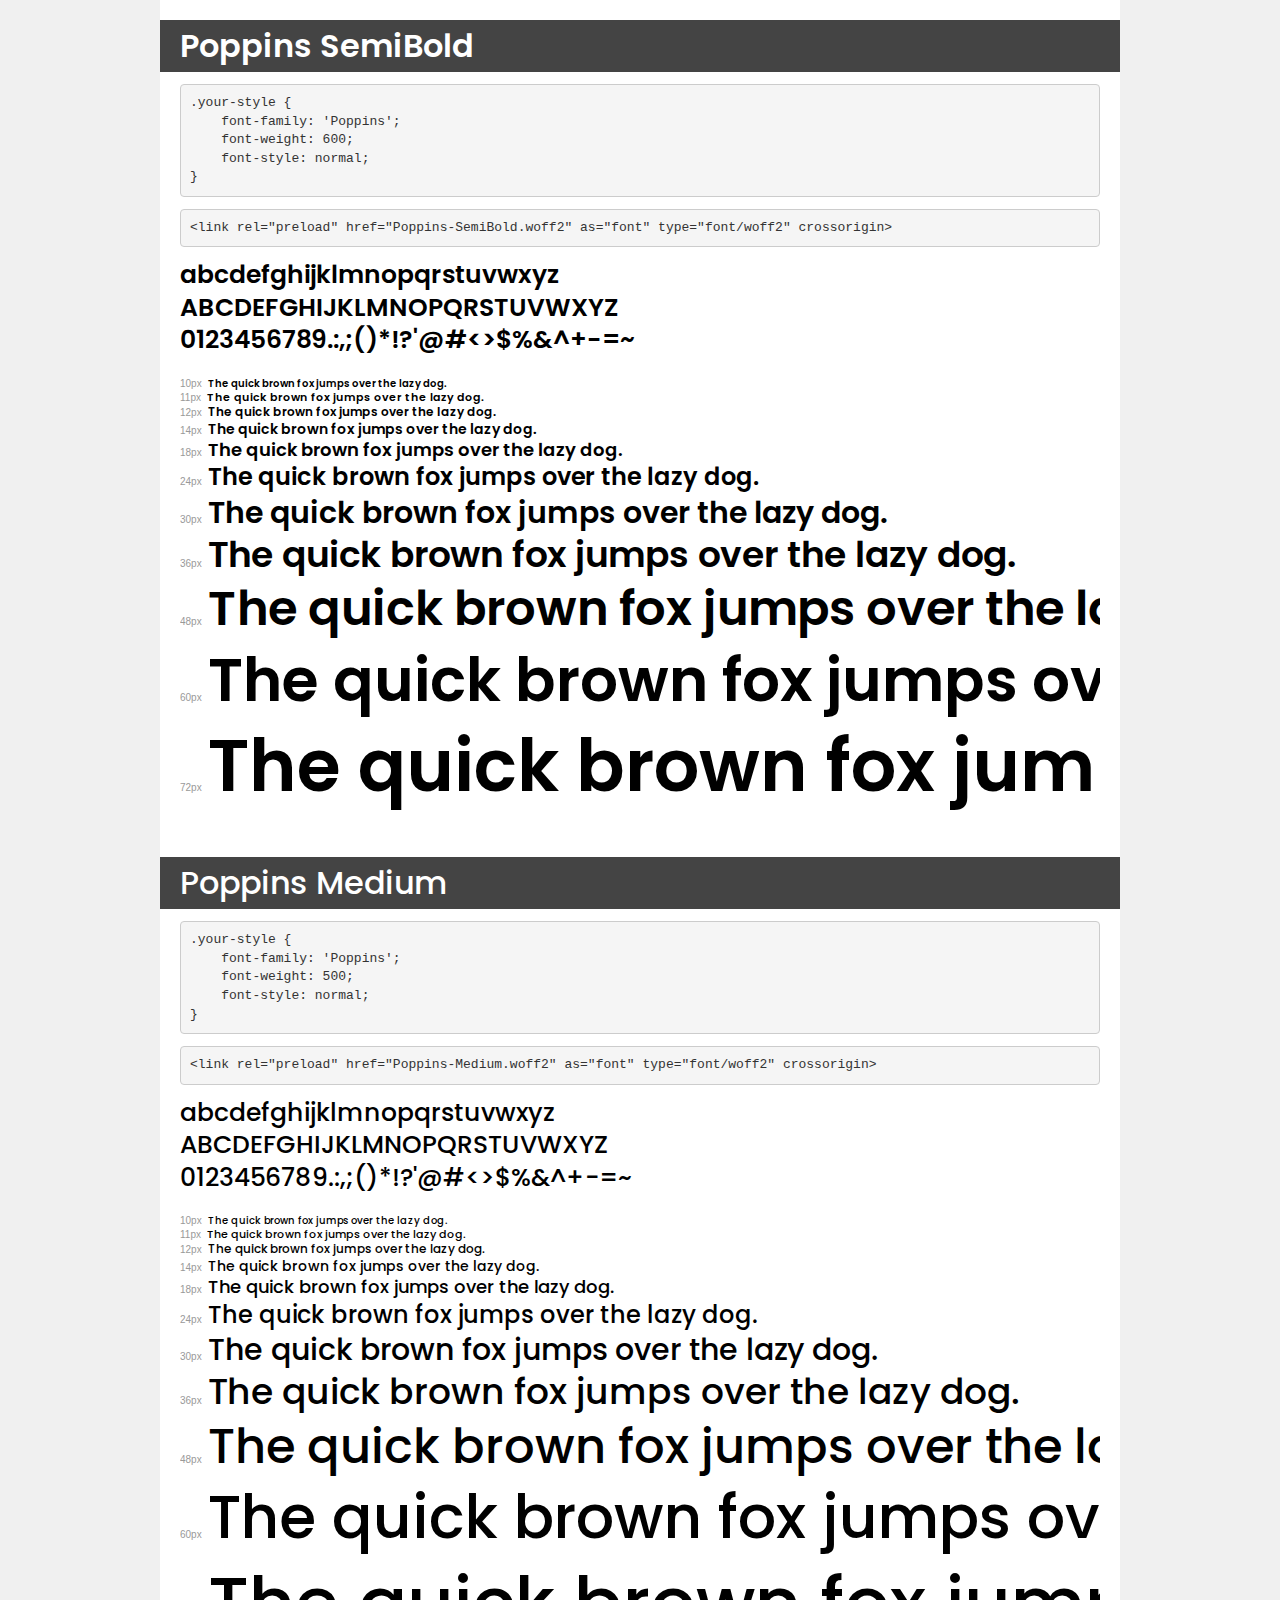
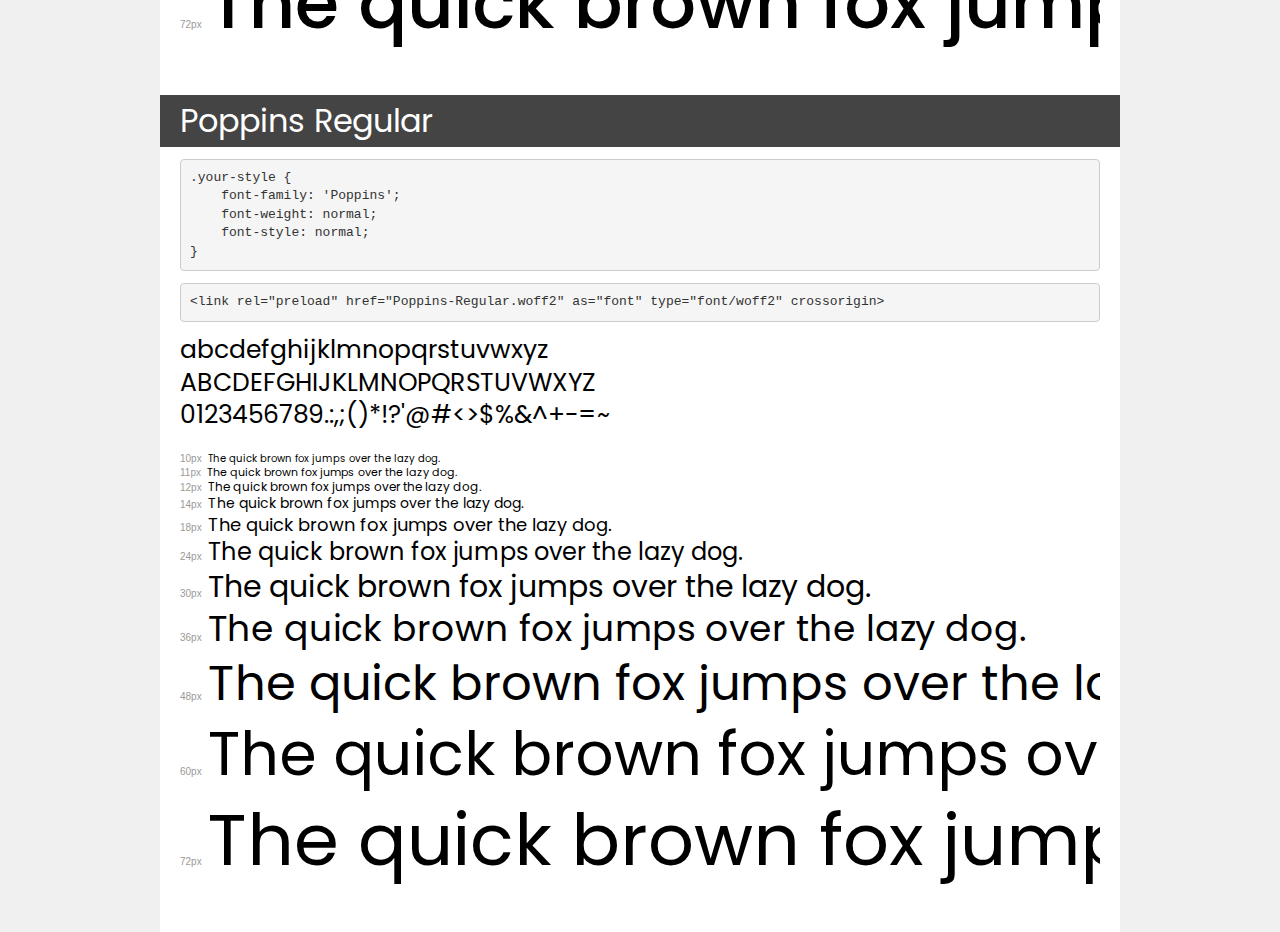
<file: fonts/Poppins/demo.html>
<!DOCTYPE html>
<html lang="en">
<head>
    <meta charset="utf-8">
    <meta http-equiv="X-UA-Compatible" content="IE=edge">
    <meta name="viewport" content="width=device-width, initial-scale=1">
    <meta name="robots" content="noindex, noarchive">
    <meta name="format-detection" content="telephone=no">
    <title>Transfonter demo</title>
    <link href="stylesheet.css" rel="stylesheet">
    <style>
        /*
        http://meyerweb.com/eric/tools/css/reset/
        v2.0 | 20110126
        License: none (public domain)
        */
        html, body, div, span, applet, object, iframe,
        h1, h2, h3, h4, h5, h6, p, blockquote, pre,
        a, abbr, acronym, address, big, cite, code,
        del, dfn, em, img, ins, kbd, q, s, samp,
        small, strike, strong, sub, sup, tt, var,
        b, u, i, center,
        dl, dt, dd, ol, ul, li,
        fieldset, form, label, legend,
        table, caption, tbody, tfoot, thead, tr, th, td,
        article, aside, canvas, details, embed,
        figure, figcaption, footer, header, hgroup,
        menu, nav, output, ruby, section, summary,
        time, mark, audio, video {
            margin: 0;
            padding: 0;
            border: 0;
            font-size: 100%;
            font: inherit;
            vertical-align: baseline;
        }
        /* HTML5 display-role reset for older browsers */
        article, aside, details, figcaption, figure,
        footer, header, hgroup, menu, nav, section {
            display: block;
        }
        body {
            line-height: 1;
        }
        ol, ul {
            list-style: none;
        }
        blockquote, q {
            quotes: none;
        }
        blockquote:before, blockquote:after,
        q:before, q:after {
            content: '';
            content: none;
        }
        table {
            border-collapse: collapse;
            border-spacing: 0;
        }
        /* demo styles */
        body {
            background: #f0f0f0;
            color: #000;
        }
        .page {
            background: #fff;
            width: 920px;
            margin: 0 auto;
            padding: 20px 20px 0 20px;
            overflow: hidden;
        }
        .font-container {
            overflow-x: auto;
            overflow-y: hidden;
            margin-bottom: 40px;
            line-height: 1.3;
            white-space: nowrap;
            padding-bottom: 5px;
        }
        h1 {
            position: relative;
            background: #444;
            font-size: 32px;
            color: #fff;
            padding: 10px 20px;
            margin: 0 -20px 12px -20px;
        }
        .letters {
            font-size: 25px;
            margin-bottom: 20px;
        }
        .s10:before {
            content: '10px';
        }
        .s11:before {
            content: '11px';
        }
        .s12:before {
            content: '12px';
        }
        .s14:before {
            content: '14px';
        }
        .s18:before {
            content: '18px';
        }
        .s24:before {
            content: '24px';
        }
        .s30:before {
            content: '30px';
        }
        .s36:before {
            content: '36px';
        }
        .s48:before {
            content: '48px';
        }
        .s60:before {
            content: '60px';
        }
        .s72:before {
            content: '72px';
        }
        .s10:before, .s11:before, .s12:before, .s14:before,
        .s18:before, .s24:before, .s30:before, .s36:before,
        .s48:before, .s60:before, .s72:before {
            font-family: Arial, sans-serif;
            font-size: 10px;
            font-weight: normal;
            font-style: normal;
            color: #999;
            padding-right: 6px;
        }
        pre {
            display: block;
            padding: 9px;
            margin: 0 0 12px;
            font-family: Monaco, Menlo, Consolas, "Courier New", monospace;
            font-size: 13px;
            line-height: 1.428571429;
            color: #333;
            font-weight: normal;
            font-style: normal;
            background-color: #f5f5f5;
            border: 1px solid #ccc;
            overflow-x: auto;
            border-radius: 4px;
        }
        /* responsive */
        @media (max-width: 959px) {
            .page {
                width: auto;
                margin: 0;
            }
        }
    </style>
</head>
<body>
<div class="page">
    <div class="demo">
        <h1 style="font-family: 'Poppins'; font-weight: 600; font-style: normal;">Poppins SemiBold</h1>
        <pre title="Usage">.your-style {
    font-family: 'Poppins';
    font-weight: 600;
    font-style: normal;
}</pre>
        <pre title="Preload (optional)">
&lt;link rel=&quot;preload&quot; href=&quot;Poppins-SemiBold.woff2&quot; as=&quot;font&quot; type=&quot;font/woff2&quot; crossorigin&gt;</pre>
        <div class="font-container" style="font-family: 'Poppins'; font-weight: 600; font-style: normal;">
            <p class="letters">
                abcdefghijklmnopqrstuvwxyz<br>
ABCDEFGHIJKLMNOPQRSTUVWXYZ<br>
                0123456789.:,;()*!?'@#&lt;&gt;$%&^+-=~
            </p>
            <p class="s10" style="font-size: 10px;">The quick brown fox jumps over the lazy dog.</p>
            <p class="s11" style="font-size: 11px;">The quick brown fox jumps over the lazy dog.</p>
            <p class="s12" style="font-size: 12px;">The quick brown fox jumps over the lazy dog.</p>
            <p class="s14" style="font-size: 14px;">The quick brown fox jumps over the lazy dog.</p>
            <p class="s18" style="font-size: 18px;">The quick brown fox jumps over the lazy dog.</p>
            <p class="s24" style="font-size: 24px;">The quick brown fox jumps over the lazy dog.</p>
            <p class="s30" style="font-size: 30px;">The quick brown fox jumps over the lazy dog.</p>
            <p class="s36" style="font-size: 36px;">The quick brown fox jumps over the lazy dog.</p>
            <p class="s48" style="font-size: 48px;">The quick brown fox jumps over the lazy dog.</p>
            <p class="s60" style="font-size: 60px;">The quick brown fox jumps over the lazy dog.</p>
            <p class="s72" style="font-size: 72px;">The quick brown fox jumps over the lazy dog.</p>
        </div>
    </div>

    <div class="demo">
        <h1 style="font-family: 'Poppins'; font-weight: 500; font-style: normal;">Poppins Medium</h1>
        <pre title="Usage">.your-style {
    font-family: 'Poppins';
    font-weight: 500;
    font-style: normal;
}</pre>
        <pre title="Preload (optional)">
&lt;link rel=&quot;preload&quot; href=&quot;Poppins-Medium.woff2&quot; as=&quot;font&quot; type=&quot;font/woff2&quot; crossorigin&gt;</pre>
        <div class="font-container" style="font-family: 'Poppins'; font-weight: 500; font-style: normal;">
            <p class="letters">
                abcdefghijklmnopqrstuvwxyz<br>
ABCDEFGHIJKLMNOPQRSTUVWXYZ<br>
                0123456789.:,;()*!?'@#&lt;&gt;$%&^+-=~
            </p>
            <p class="s10" style="font-size: 10px;">The quick brown fox jumps over the lazy dog.</p>
            <p class="s11" style="font-size: 11px;">The quick brown fox jumps over the lazy dog.</p>
            <p class="s12" style="font-size: 12px;">The quick brown fox jumps over the lazy dog.</p>
            <p class="s14" style="font-size: 14px;">The quick brown fox jumps over the lazy dog.</p>
            <p class="s18" style="font-size: 18px;">The quick brown fox jumps over the lazy dog.</p>
            <p class="s24" style="font-size: 24px;">The quick brown fox jumps over the lazy dog.</p>
            <p class="s30" style="font-size: 30px;">The quick brown fox jumps over the lazy dog.</p>
            <p class="s36" style="font-size: 36px;">The quick brown fox jumps over the lazy dog.</p>
            <p class="s48" style="font-size: 48px;">The quick brown fox jumps over the lazy dog.</p>
            <p class="s60" style="font-size: 60px;">The quick brown fox jumps over the lazy dog.</p>
            <p class="s72" style="font-size: 72px;">The quick brown fox jumps over the lazy dog.</p>
        </div>
    </div>

    <div class="demo">
        <h1 style="font-family: 'Poppins'; font-weight: normal; font-style: normal;">Poppins Regular</h1>
        <pre title="Usage">.your-style {
    font-family: 'Poppins';
    font-weight: normal;
    font-style: normal;
}</pre>
        <pre title="Preload (optional)">
&lt;link rel=&quot;preload&quot; href=&quot;Poppins-Regular.woff2&quot; as=&quot;font&quot; type=&quot;font/woff2&quot; crossorigin&gt;</pre>
        <div class="font-container" style="font-family: 'Poppins'; font-weight: normal; font-style: normal;">
            <p class="letters">
                abcdefghijklmnopqrstuvwxyz<br>
ABCDEFGHIJKLMNOPQRSTUVWXYZ<br>
                0123456789.:,;()*!?'@#&lt;&gt;$%&^+-=~
            </p>
            <p class="s10" style="font-size: 10px;">The quick brown fox jumps over the lazy dog.</p>
            <p class="s11" style="font-size: 11px;">The quick brown fox jumps over the lazy dog.</p>
            <p class="s12" style="font-size: 12px;">The quick brown fox jumps over the lazy dog.</p>
            <p class="s14" style="font-size: 14px;">The quick brown fox jumps over the lazy dog.</p>
            <p class="s18" style="font-size: 18px;">The quick brown fox jumps over the lazy dog.</p>
            <p class="s24" style="font-size: 24px;">The quick brown fox jumps over the lazy dog.</p>
            <p class="s30" style="font-size: 30px;">The quick brown fox jumps over the lazy dog.</p>
            <p class="s36" style="font-size: 36px;">The quick brown fox jumps over the lazy dog.</p>
            <p class="s48" style="font-size: 48px;">The quick brown fox jumps over the lazy dog.</p>
            <p class="s60" style="font-size: 60px;">The quick brown fox jumps over the lazy dog.</p>
            <p class="s72" style="font-size: 72px;">The quick brown fox jumps over the lazy dog.</p>
        </div>
    </div>

</div>
</body>
</html>
</file>
<file: fonts/icofonts/style.css>
@font-face {
  font-family: 'icofonts';
  src:  url('fonts/icofonts.eot?najgan');
  src:  url('fonts/icofonts.eot?najgan#iefix') format('embedded-opentype'),
    url('fonts/icofonts.ttf?najgan') format('truetype'),
    url('fonts/icofonts.woff?najgan') format('woff'),
    url('fonts/icofonts.svg?najgan#icofonts') format('svg');
  font-weight: normal;
  font-style: normal;
  font-display: block;
}

[class^="_icon-"], [class*=" _icon-"] {
  /* use !important to prevent issues with browser extensions that change fonts */
  font-family: 'icofonts' !important;
  speak: never;
  font-style: normal;
  font-weight: normal;
  font-variant: normal;
  text-transform: none;
  line-height: 1;
  
  /* Enable Ligatures ================ */
  letter-spacing: 0;
  -webkit-font-feature-settings: "liga";
  -moz-font-feature-settings: "liga=1";
  -moz-font-feature-settings: "liga";
  -ms-font-feature-settings: "liga" 1;
  font-feature-settings: "liga";
  -webkit-font-variant-ligatures: discretionary-ligatures;
  font-variant-ligatures: discretionary-ligatures;

  /* Better Font Rendering =========== */
  -webkit-font-smoothing: antialiased;
  -moz-osx-font-smoothing: grayscale;
}

._icon-envelope-solid:before {
  content: "\e932";
}
._icon-envelope-regular:before {
  content: "\e933";
}
._icon-map-marker-solid:before {
  content: "\e934";
}
._icon-map-marker-alt-solid:before {
  content: "\e935";
}
._icon-angle-left-solid:before {
  content: "\e900";
}
._icon-angle-right-solid:before {
  content: "\e901";
}
._icon-apple-brands:before {
  content: "\e902";
}
._icon-arrow-alt-circle-left-regular:before {
  content: "\e903";
}
._icon-arrow-alt-circle-left-solid:before {
  content: "\e904";
}
._icon-arrow-alt-circle-right-regular:before {
  content: "\e905";
}
._icon-arrow-alt-circle-right-solid:before {
  content: "\e906";
}
._icon-arrow-circle-left-solid:before {
  content: "\e907";
}
._icon-arrow-circle-right-solid:before {
  content: "\e908";
}
._icon-arrow-left-solid:before {
  content: "\e909";
}
._icon-arrow-right-solid:before {
  content: "\e90a";
}
._icon-bars-solid:before {
  content: "\e90b";
}
._icon-caret-left-solid:before {
  content: "\e90c";
}
._icon-caret-right-solid:before {
  content: "\e90d";
}
._icon-chevron-left-solid:before {
  content: "\e90e";
}
._icon-chevron-right-solid:before {
  content: "\e90f";
}
._icon-code-solid:before {
  content: "\e910";
}
._icon-css3-alt-brands:before {
  content: "\e911";
}
._icon-facebook-brands:before {
  content: "\e912";
}
._icon-facebook-f-brands:before {
  content: "\e913";
}
._icon-facebook-square-brands:before {
  content: "\e914";
}
._icon-github-brands:before {
  content: "\e915";
}
._icon-github-square-brands:before {
  content: "\e916";
}
._icon-google-pay-brands:before {
  content: "\e917";
}
._icon-google-play-brands:before {
  content: "\e918";
}
._icon-html5-brands:before {
  content: "\e919";
}
._icon-instagram-brands:before {
  content: "\e91a";
}
._icon-instagram-square-brands:before {
  content: "\e91b";
}
._icon-long-arrow-alt-left-solid:before {
  content: "\e91c";
}
._icon-long-arrow-alt-right-solid:before {
  content: "\e91d";
}
._icon-money-check-alt-solid:before {
  content: "\e91e";
}
._icon-play-solid:before {
  content: "\e91f";
}
._icon-qrcode-solid:before {
  content: "\e920";
}
._icon-shipping-fast-solid:before {
  content: "\e921";
}
._icon-shopify-brands:before {
  content: "\e922";
}
._icon-shopping-cart-solid:before {
  content: "\e923";
}
._icon-th-large-solid:before {
  content: "\e924";
}
._icon-times-circle-regular:before {
  content: "\e925";
}
._icon-times-circle-solid:before {
  content: "\e926";
}
._icon-times-solid:before {
  content: "\e927";
}
._icon-twitter-brands:before {
  content: "\e928";
}
._icon-twitter-square-brands:before {
  content: "\e929";
}
._icon-wallet-solid:before {
  content: "\e92a";
}
._icon-window-close-regular:before {
  content: "\e92b";
}
._icon-window-close-solid:before {
  content: "\e92c";
}
._icon-youtube-brands:before {
  content: "\e92d";
}
._icon-youtube-square-brands:before {
  content: "\e92e";
}
._icon-home:before {
  content: "\e92f";
}
._icon-home3:before {
  content: "\e930";
}
._icon-play:before {
  content: "\e931";
}
._icon-phone:before {
  content: "\e942";
}
._icon-bubbles2:before {
  content: "\e96d";
}
._icon-bubble2:before {
  content: "\e96e";
}
._icon-bubbles4:before {
  content: "\e970";
}
._icon-spinner7:before {
  content: "\e980";
}
._icon-spinner8:before {
  content: "\e981";
}
._icon-menu:before {
  content: "\e9bd";
}
._icon-cancel-circle:before {
  content: "\ea0d";
}
._icon-cross:before {
  content: "\ea0f";
}
._icon-play3:before {
  content: "\ea1c";
}
._icon-circle-right:before {
  content: "\ea42";
}
._icon-radio-unchecked:before {
  content: "\ea56";
}
._icon-mail:before {
  content: "\ea83";
}
._icon-mail2:before {
  content: "\ea84";
}
._icon-instagram:before {
  content: "\ea92";
}
._icon-youtube:before {
  content: "\ea9d";
}
._icon-tumblr2:before {
  content: "\eaba";
}
</file>
<file: fonts/Poppins/stylesheet.css>
@font-face {
    font-family: 'Poppins';
    src: url('Poppins-SemiBold.woff2') format('woff2'),
        url('Poppins-SemiBold.woff') format('woff');
    font-weight: 600;
    font-style: normal;
    font-display: swap;
}

@font-face {
    font-family: 'Poppins';
    src: url('Poppins-Medium.woff2') format('woff2'),
        url('Poppins-Medium.woff') format('woff');
    font-weight: 500;
    font-style: normal;
    font-display: swap;
}

@font-face {
    font-family: 'Poppins';
    src: url('Poppins-Regular.woff2') format('woff2'),
        url('Poppins-Regular.woff') format('woff');
    font-weight: normal;
    font-style: normal;
    font-display: swap;
}
</file>
<file: fonts/CalSans/stylesheet.css>
@font-face {
    font-family: 'Cal Sans';
    src: url('CalSans-SemiBold.woff2') format('woff2'),
        url('CalSans-SemiBold.woff') format('woff');
    font-weight: 600;
    font-style: normal;
    font-display: swap;
}
</file>
<file: css/style.css>
/* --font-family: 'Poppins', sans-serif;-- */
* {
    margin: 0;
    padding: 0;
    box-sizing: border-box;
}
html, body {
    height: 100%;
}
body {
    font-family:'Poppins'; 
    font-weight: normal;
    font-style: normal;
    font-display: swap;
}
ul{
   list-style: none;
   margin: 0; 
   padding: 0;
}
a {
    text-decoration: none;
    display: inline-block;
}

span {
    display: inline-block;
}
img {
    width: auto;
    height: auto;
    max-width: 100%;
    display: block;
     margin: 0 auto; 
}
div.wrapper-page {
    min-height: 100%;
    position: relative;
}
/* .container {
    background-color: #ccc;
} */
/* --header-- */
.logo__navbar {
    display: flex;
    align-items: center;
    justify-content: space-around;
    margin-top: 62px;
}
.logo {
    display: flex;
    align-items: center;
    justify-content: center;
}
.logo__img {
    width: 28px;
    height: 28px;
}
.logo__name {
    margin-left: 12px;
    font-family: 'Cal Sans';
    font-style: normal;
    font-weight: 600;
    font-size: 24px;
    color: #121212;
    padding-top: 5px;
}
.nav__bar {
    padding: 0;
}
.nav__bar ul li {
    display: inline-block;
}
.linkes__ {
    padding: 8px 23px;
    font-size: 16px;
    font-weight: 500;
    color: rgba(18, 18, 18, 0.4);
    transition: all 0.3s linear 0s;
}
.active {
    color:#000;
}
.linkes__:hover {
    color: #FF6428;
    transition: all 0.2s linear 0s;
}

.header__content {
    margin-bottom: 40px;
}
h1 {
    max-width: 470px;
    width: 100%;
    font-size: 3.5rem;
    font-family: "cal Sans";
    font-weight: 600;
    margin: 110px 0 18px ;
}
.header__content__p {
    max-width: 400px;
    width: 100%;
    font-weight: 500;
    font-size: 16px;
    line-height: 24px;
    color: #666666;
}
.btn__story  {
    padding: 18px 48px;
    background: #FF6428;
    border-radius: 40px;
    color: #fff;
    margin-right: 40px;
}
.btn__story:hover {
    color: #FF6428;
    background-color: #fff;
    box-shadow: inset 0px 0px 25px #FF6428;
}
.link__header {
    display: flex;
    align-items: center;
}
.icofonts__header {
    font-size: 30px;
    color: #B2B2B2;
    padding: 0px 20px 0px 0;
}
.icofonts__header:hover {
    color: #FF6428;
}
.img__header {
   position: relative;
}
.img__batterfly {
    position: absolute;
    right:  34%;
    bottom:-7%;
    width: 80px;
    height: 80px;
    border-radius: 100%;
    border: none;
    display: flex;
    align-items: center;
    justify-content: center;
    background-color: #fff;
}
/* --id="Check-out-the-Store"-- */
h2 {
    text-align: center;
    margin-top: 160px;
    font-family: 'Cal Sans';
    font-weight: 600;
    font-size: 44px;
    color: #121212;
    margin-bottom: 90px;
}
span.color__orang {
    color: #FF6428;
}
.wrapper__new__board {
   display: flex;
   justify-content: space-between;
    align-items: center;
    margin-bottom: 30px;
}
.card__product {
    color: #121212;
    display: block;
    margin: 0 auto;
    padding: 0 20px;
}
.card__product:hover {
    color: #121212;
    transform: scale(1.1);
    border-radius: 10px;
    box-shadow: 0px 0px 15px  rgb(204, 204, 204);
}
span.new__board {
    font-family: 'Poppins';
    font-weight: 600;
    font-size: 20px;
    line-height: 30px;
    letter-spacing: 0.08em;
    color: #121212; 
}
.seleting {
    padding-top:100px;
}
span.viev__all {
    font-family: 'Poppins';
    font-weight: 500;
    font-size: 20px;
    line-height: 30px;
    color: #868686;
}

.name__item {
    font-weight: 500;
    margin-top: 40px;
    margin-bottom: 8px;
    color: #121212;
}
/*--id="Choose-based-on-Categories"-- */
.img__categories {
    position: relative;
    overflow: hidden;
    width: 220px;
    height: 280px;
    margin: 0 auto;
    margin-bottom: 40px;
}
.type__product a {
    color: #fff;
    font-weight: 600;
    font-size: 20px;
    line-height: 30px;
    text-align: center;
    margin: 0 auto;
    padding: 2px 20px;
    width: 150px;
    border: 1px solid rgba(255, 255, 255, 0.295);
    border-radius: 15px;
}
.type__product  {
    margin: 0;
    position: absolute;
    left: 50%;
    bottom: 0;
    transform: translate(-50%);
    text-align: center;
    margin-bottom: 15px;
    display: inline-block;
}
.img__categories::before {
    content: "";
    position: absolute;
    left: 0;
    top: 0;
    width: 100%;
    height: 100%;
    background-color: rgba(0, 0, 0, 0.3);
    border-radius: 20px;
}
.type__product a:hover {
color: #FF6428;
border: 1px solid rgba(255, 101, 40, 0.452);
}
/* --id="Featuring-the-Best-Brands"-- */
.wrapper__img__best-brands {
    display: flex;
    align-items: center;
    justify-content: center;
    margin: 0 auto;
}
.wrapper__rhythm {
    background-color: #121212;
    margin-top: 100px;
}
span.color__witht {
    color: #fff;
}
.img__best-brands {
    margin-bottom: 80px;
}
.rhythm__ {
    display: flex;
    flex-direction: column;
    align-items: center;
    align-content: space-around;
}
.icon__rhythm  {
    display: flex;
    width: 72px;
    height: 72px;
    background: #262626;
    border-radius: 20px;
    color: #ccc;
    align-items: center;
    justify-content: center;
    font-size: 32px;
    margin-bottom: 40px;
}
h4 {
    font-weight: 600;
    font-size: 18px;
    letter-spacing: 0.08em;
    text-transform: uppercase;
    color: #FFFFFF;  
}
p.text__rhythm {
    font-weight: 400;
    font-size: 14px;
    text-align: center;
    text-transform: capitalize;
    color: #666666;
    line-height: 21px;
    max-width: 230px;
    padding-top: 12px;
    padding-bottom: 90px;
}
/* -id="What-our-customer's-say- */
.text__customers {
    max-width: 524px ;
}
p.text__customers__content {
    font-size: 22px;
    line-height: 160%;
    color: #666666;
    margin-bottom: 56px;
}
.Ryan {
    margin-left: 0;
    margin-bottom: 8px;
}
.skils__wrapper {
    display: flex;
    align-items: center;
    justify-content: space-between;
}
.skils {
    font-weight: 500;
    font-size: 18px;
    line-height: 160%;
    letter-spacing: 0.08em;
    color: #868686;
}
.skils__progres__first {
    width: 24px;
    height: 12px;
    background: #FF6428;
    border-radius: 20px;
    padding-right: 4px;
}
.skils__progres__next {
    width: 10px;
    height: 16px;
    background: #C4C4C4;
    border-radius: 20px;
    padding-left: 8px;
}
/* - id="favorite-guitars - */
.favorite-guitars__wrapper {
    margin-top: 269px;
    margin-bottom: 120px;
}
.favorit__wrapper span {
    margin-right:25px;
    /* max-width: 484px; */
}
.favorit__wrapper h2 {
    text-align: left;
    margin-bottom: 60px;
    max-width: 484px;
    margin-top: 60px;
}
.elips__bg {
    max-width: 568px;
    height: 354px;
    background-color: #FF6428;
    border-radius: 50%;
    position: relative;
}
/* .elips__bg a {
    width: 213px;
    height: 461px;
    overflow: hidden;
    
} */
.elips__img1 {
    position: absolute;
    /* top:-25%;
    left: 10%; */
    left: 49px;
    top: -91px;
    box-shadow: 0px 4px 80px rgba(0, 0, 0, 0.08);
}
.elips__img2 {
    position: absolute;
    /* top: -5%;
    right: 10%; */
    top: -19px;
    right: 49px;
} 
/* -- footer-- */
.footer__wrapper {
    
}
.footer__nav {
    margin-top: 0;
    margin-bottom: 28px;
    align-items: center;
    justify-content: flex-start;
}
.footer__block2 {
    display: flex;
    justify-content: space-around;
    margin-left: 40px;
    
}
.footer__copiring {
    text-align: center;
    color: rgba(18, 18, 18, 0.6) ;
    margin-top: 80px;
    margin-bottom: 43px;
}
.mail {
    display: flex;
    align-items: center;
    justify-content: flex-start;
    color: #666666;
    margin-bottom: 4px;
    transition: all 0.1s linear 0s;
}
.mail:hover {
    color: #FF6428;
    transition: all 0.1s linear 0s;
}
.mail>i {
    display: inline-block;
    width: 24px;
    height: 24px;
    font-size: 24px;
}

.contact__email {
    padding: 6px 20px;
}
.footer__title >  p {
    font-weight: 600;
    font-size: 18px;
    color: #121212;  
}
.footer__title>ul>li>a {
    color: #666666;
    padding: 8px 0;
    transition: all 0.1s linear 0s;
}
.footer__title>ul>li>a:hover {
    color: #FF6428;
    transition: all 0.1s linear 0s;
}
span.footer__icon {
    font-size: 28px;
    display: flex;
    justify-content: space-between;
    align-items: center;
}
span.footer__icon a {
    color: #666666;
    transition: all 0.1s linear 0s;
}
span.footer__icon a:hover {
    color: #FF6428;
    transition: all 0.1s linear 0s;
}
/* --SLIDES-- */
.wrapper__img__slide {
    /* margin: 0 auto; */
    display: flex;
    justify-content: center;
    align-items: center;
}
.carousel-control-prev-icon__ {
    color: #ccc;
    font-size: 62px;
}
.carousel-control-next-icon__ { 
    color: #ccc;
    font-size: 62px; 
}
</file>
<file: break_points/br_p-style.css>
@media (max-width:1199px) {
    .logo__navbar {
        /* margin-top: 20px; */
    }
    h1 {
        /* margin-top: 30px; */
        font-size: 48px;
    }
    .navbar > ul > li > a {
        padding-right: 10px;
    }
    .elips__img1 {
        top:-20%;
        left: 2%;
        }
        .elips__img2 {
        top: -5%;
        right: 2%;
        }
}
@media (max-width:992px) {
    .logo__navbar {
        margin-top: 20px;
    }
    h1 {
        margin-top: 30px;
        font-size: 42px;
    }
    .navbar > ul > li > a {
        padding-right: 5px;
        padding-left: 12px;
       
    }
    .logo-img {
        width: 24px;
        height: 24px;
    }
    .logo__name {
        font-size: 22px;
    }
    h2 {
        margin-top: 100px;
    }
    .img__item img {
        margin: 0 auto;
    }
    span.viev__all {
        padding-right: 0;
    }
    .name__item, .price {
        text-align: center;
    }
    .favorite-guitars__wrapper {
        margin-top: 120px;
    }
    
}
@media (max-width:770px) {
   .text__customers__content {
    text-align: justify;
   } 
   .favorite-guitars__wrapper {
       margin-top: 0;
   }
   .favorit__wrapper h2 {
       margin-bottom: 40px;
   }
   .storys {
       margin-bottom: 100px;
   }
   .elips__bg {
       margin-bottom: 100px;
   }
   .elips__img1 {
    top:-75px;
    left: 25px;
    }
    .elips__img2 {
    top: -25px;
    right: 25px;
    }
    .favorite-guitars__wrapper {
        margin-bottom: 60px;
    }
    .footer__wrapper {
        margin-top: 60px;
    }
    .footer__block2 {
        margin-top: 40px;
    }
    .footer__block2 {
        display: flex;
        justify-content:  space-between;
        margin-left: 0px;
    }
}
@media (max-width:580px) {
    .elips__img1 {
        top:-75px;
        left: 25px;
        }
        .elips__img2 {
        top: -25px;
        right: 25px;
        }
}
@media (max-width:514px) {
    .elips__img1 {
        top:-75px;
        left: 5px;
        }
        .elips__img2 {
        top: -25px;
        right: 5px;
        }
 }

@media (max-width:375px) {
    .elips__img1 {
        top:-75px;
        left: 25px;
        }
        .elips__img2 {
        top: -25px;
        right: 25px;
        }
        .footer__block2 {
            display: none;
        }
        .footer__copiring {
            margin-top: 40px;
        }
}
</file>
<file: fonts/icofonts/demo-files/demo.css>
body {
  padding: 0;
  margin: 0;
  font-family: sans-serif;
  font-size: 1em;
  line-height: 1.5;
  color: #555;
  background: #fff;
}
h1 {
  font-size: 1.5em;
  font-weight: normal;
}
small {
  font-size: .66666667em;
}
a {
  color: #e74c3c;
  text-decoration: none;
}
a:hover, a:focus {
  box-shadow: 0 1px #e74c3c;
}
.bshadow0, input {
  box-shadow: inset 0 -2px #e7e7e7;
}
input:hover {
  box-shadow: inset 0 -2px #ccc;
}
input, fieldset {
  font-family: sans-serif;
  font-size: 1em;
  margin: 0;
  padding: 0;
  border: 0;
}
input {
  color: inherit;
  line-height: 1.5;
  height: 1.5em;
  padding: .25em 0;
}
input:focus {
  outline: none;
  box-shadow: inset 0 -2px #449fdb;
}
.glyph {
  font-size: 16px;
  width: 15em;
  padding-bottom: 1em;
  margin-right: 4em;
  margin-bottom: 1em;
  float: left;
  overflow: hidden;
}
.liga {
  width: 80%;
  width: calc(100% - 2.5em);
}
.talign-right {
  text-align: right;
}
.talign-center {
  text-align: center;
}
.bgc1 {
  background: #f1f1f1;
}
.fgc1 {
  color: #999;
}
.fgc0 {
  color: #000;
}
p {
  margin-top: 1em;
  margin-bottom: 1em;
}
.mvm {
  margin-top: .75em;
  margin-bottom: .75em;
}
.mtn {
  margin-top: 0;
}
.mtl, .mal {
  margin-top: 1.5em;
}
.mbl, .mal {
  margin-bottom: 1.5em;
}
.mal, .mhl {
  margin-left: 1.5em;
  margin-right: 1.5em;
}
.mhmm {
  margin-left: 1em;
  margin-right: 1em;
}
.mls {
  margin-left: .25em;
}
.ptl {
  padding-top: 1.5em;
}
.pbs, .pvs {
  padding-bottom: .25em;
}
.pvs, .pts {
  padding-top: .25em;
}
.unit {
  float: left;
}
.unitRight {
  float: right;
}
.size1of2 {
  width: 50%;
}
.size1of1 {
  width: 100%;
}
.clearfix:before, .clearfix:after {
  content: " ";
  display: table;
}
.clearfix:after {
  clear: both;
}
.hidden-true {
  display: none;
}
.textbox0 {
  width: 3em;
  background: #f1f1f1;
  padding: .25em .5em;
  line-height: 1.5;
  height: 1.5em;
}
#testDrive {
  display: block;
  padding-top: 24px;
  line-height: 1.5;
}
.fs0 {
  font-size: 16px;
}
.fs1 {
  font-size: 32px;
}
.fs2 {
  font-size: 32px;
}
</file>
